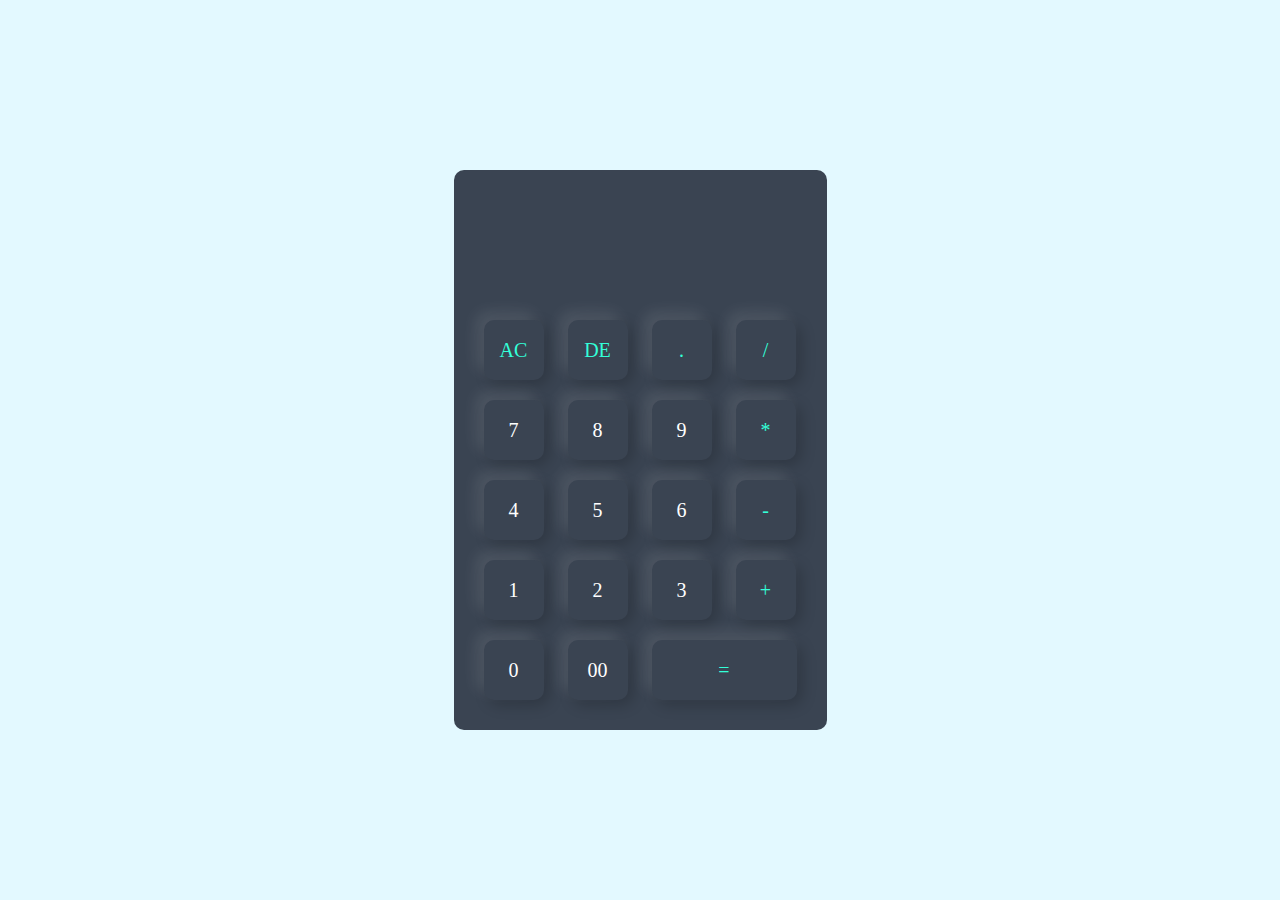
<file: Project1(Basic Calculator)/index.html>
<!DOCTYPE html>
<html lang="en">
<head>
    <meta charset="UTF-8">
    <meta name="viewport" content="width=device-width, initial-scale=1.0">
    <title>Calculator using JavaScript</title>
    <link rel="stylesheet" href="styles.css">
</head>
<body>
    <div class="container">
        <div class="calculator">
            <form>
                <div class="display">
                    <input type="text" name="display">
                </div>
                <div>
                    <input type="button" value="AC" onclick="display.value = ''" class="operator">
                    <input type="button" value="DE" onclick="display.value = display.value.toString().slice(0,-1)" class="operator">
                    <input type="button" value="."  onclick="display.value += '.'" class="operator">
                    <input type="button" value="/"  onclick="display.value += '/'" class="operator">
                </div>
                <div>
                    <input type="button" value="7"  onclick="display.value += '7'">
                    <input type="button" value="8" onclick="display.value += '8'">
                    <input type="button" value="9" onclick="display.value += '9'">
                    <input type="button" value="*" onclick="display.value += '*'" class="operator">
                </div>
                <div>
                    <input type="button" value="4" onclick="display.value += '4'">
                    <input type="button" value="5" onclick="display.value += '5'">
                    <input type="button" value="6" onclick="display.value += '6'">
                    <input type="button" value="-" onclick="display.value += '-'" class="operator">
                </div>
                <div>
                    <input type="button" value="1" onclick="display.value += '1'">
                    <input type="button" value="2" onclick="display.value += '2'">
                    <input type="button" value="3" onclick="display.value += '3'">
                    <input type="button" value="+" onclick="display.value += '+'" class="operator">
                </div>
                <div>
                    <input type="button" value="0" onclick="display.value += '0'">
                    <input type="button" value="00" onclick="display.value += '00'">
                    <input type="button" value="="  onclick="display.value = eval(display.value)" class="equal operator">
                </div>
                
            </form>
        </div>
    </div>
</body>
</html>
</file>
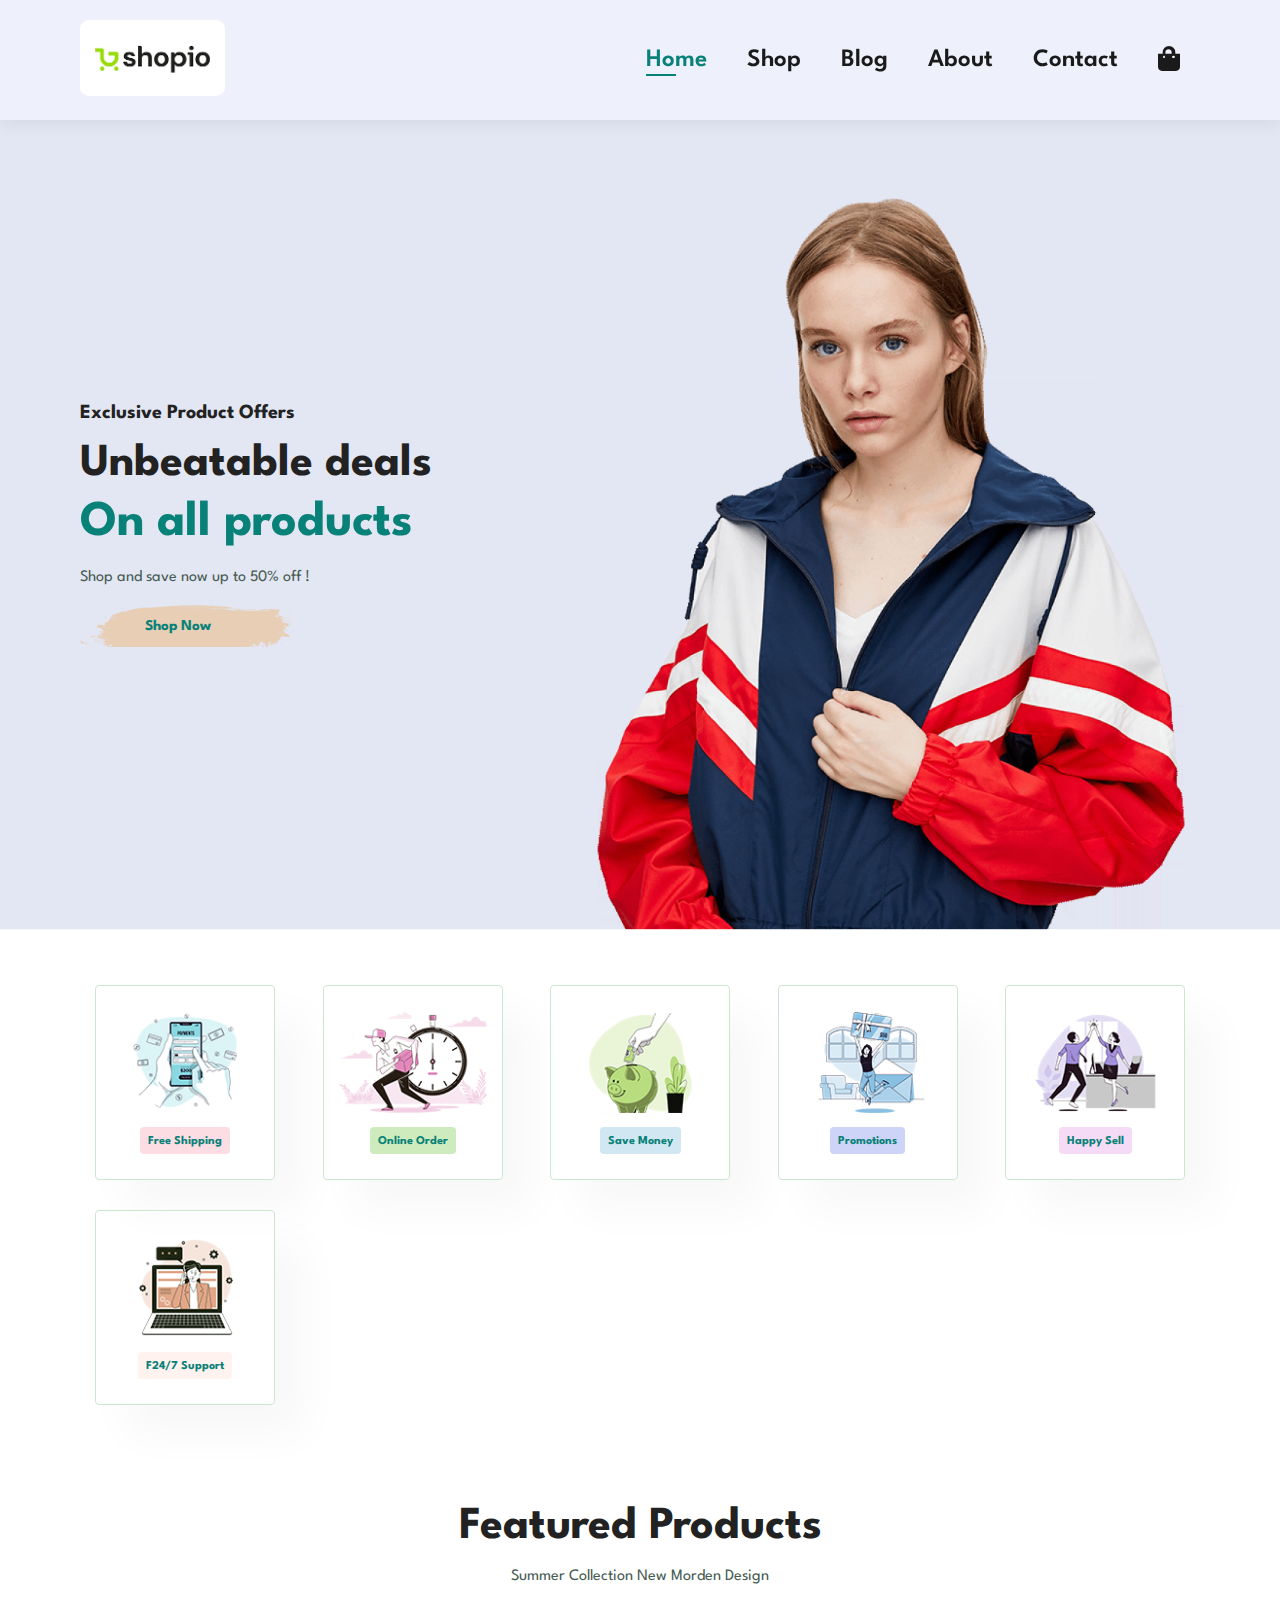
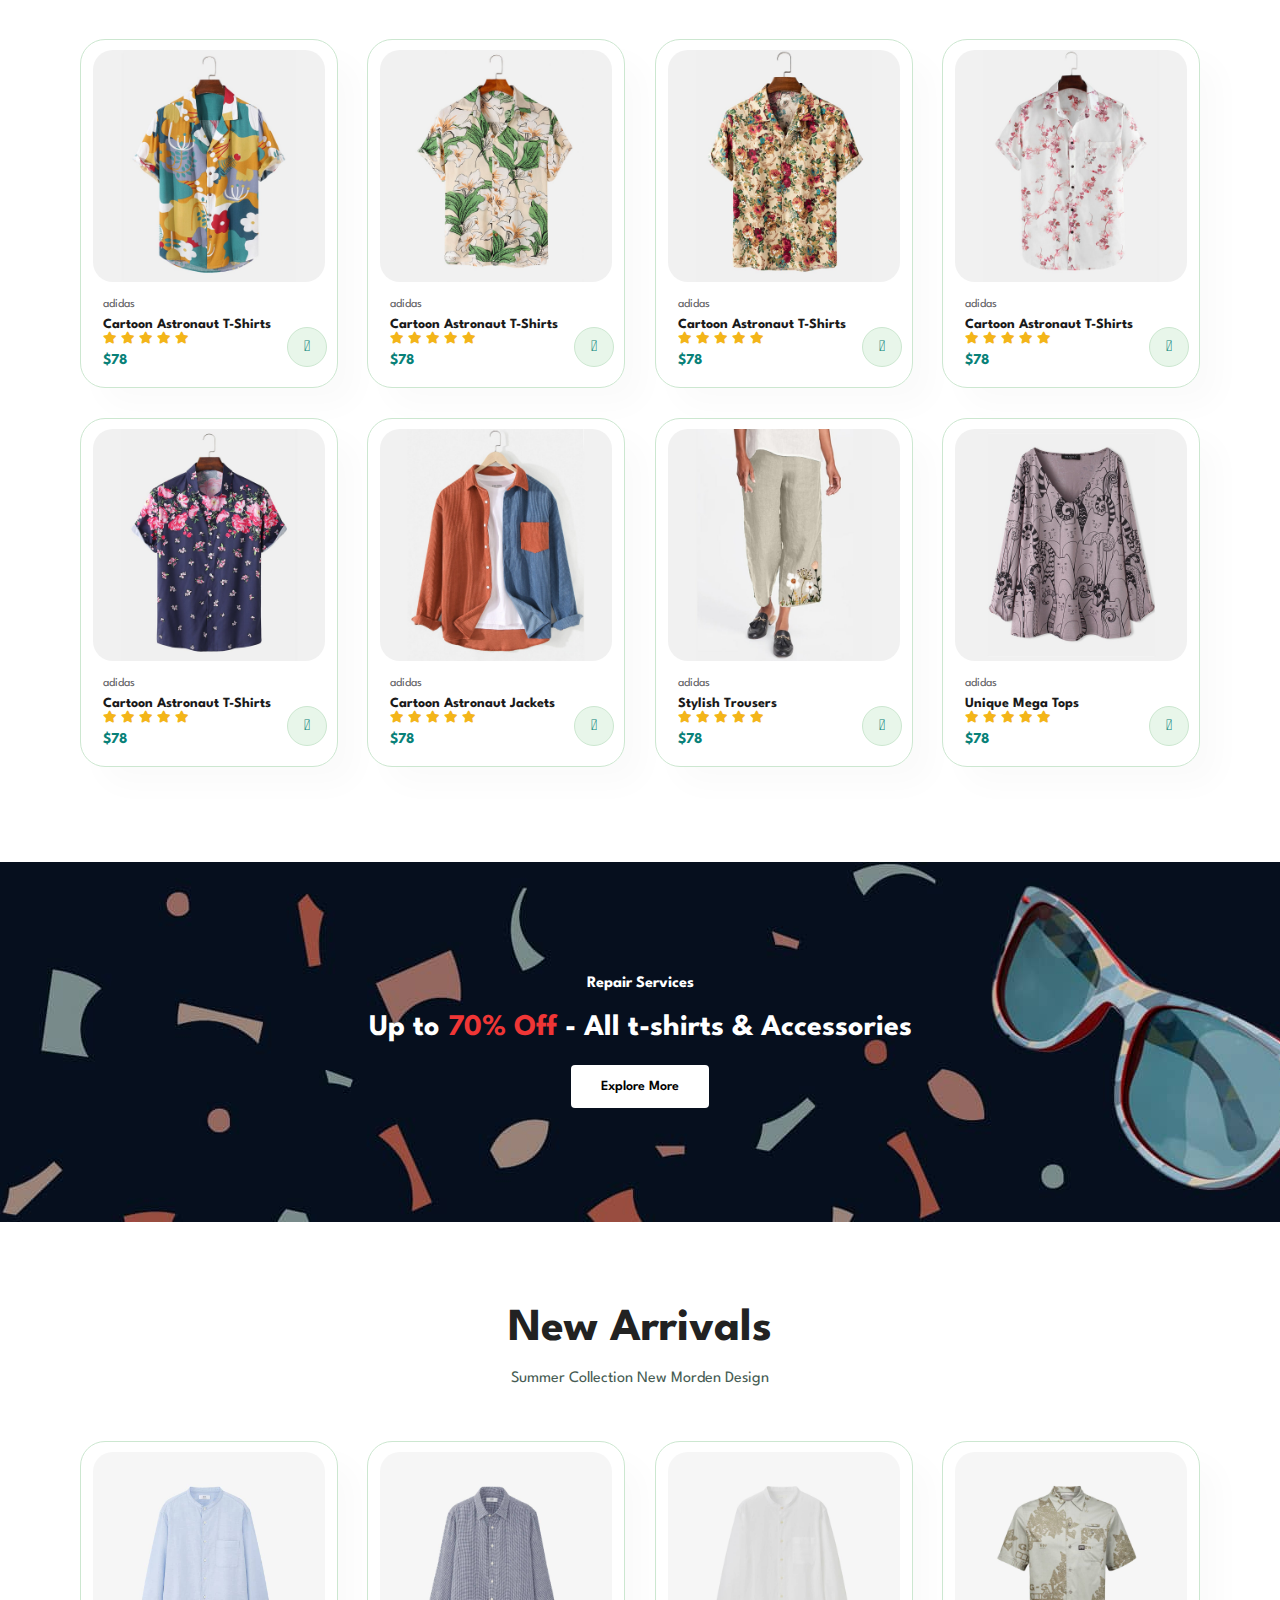
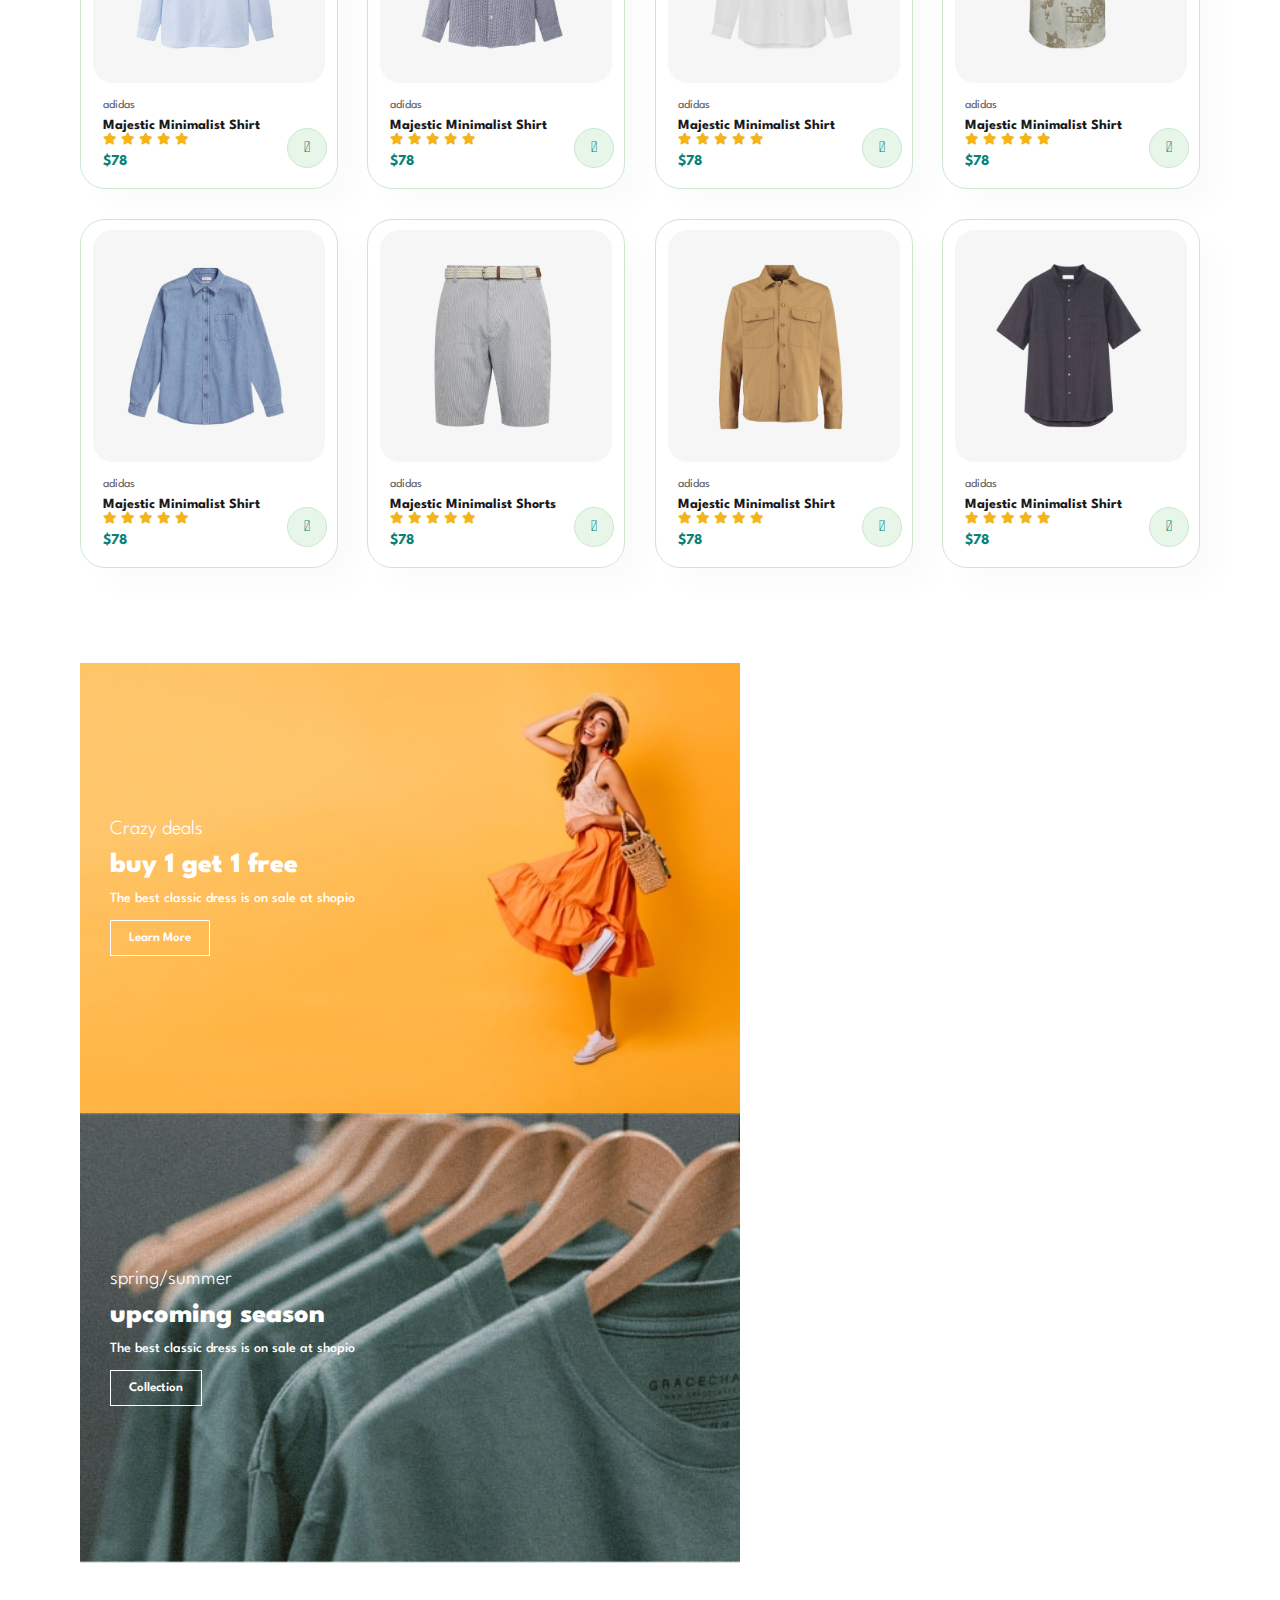
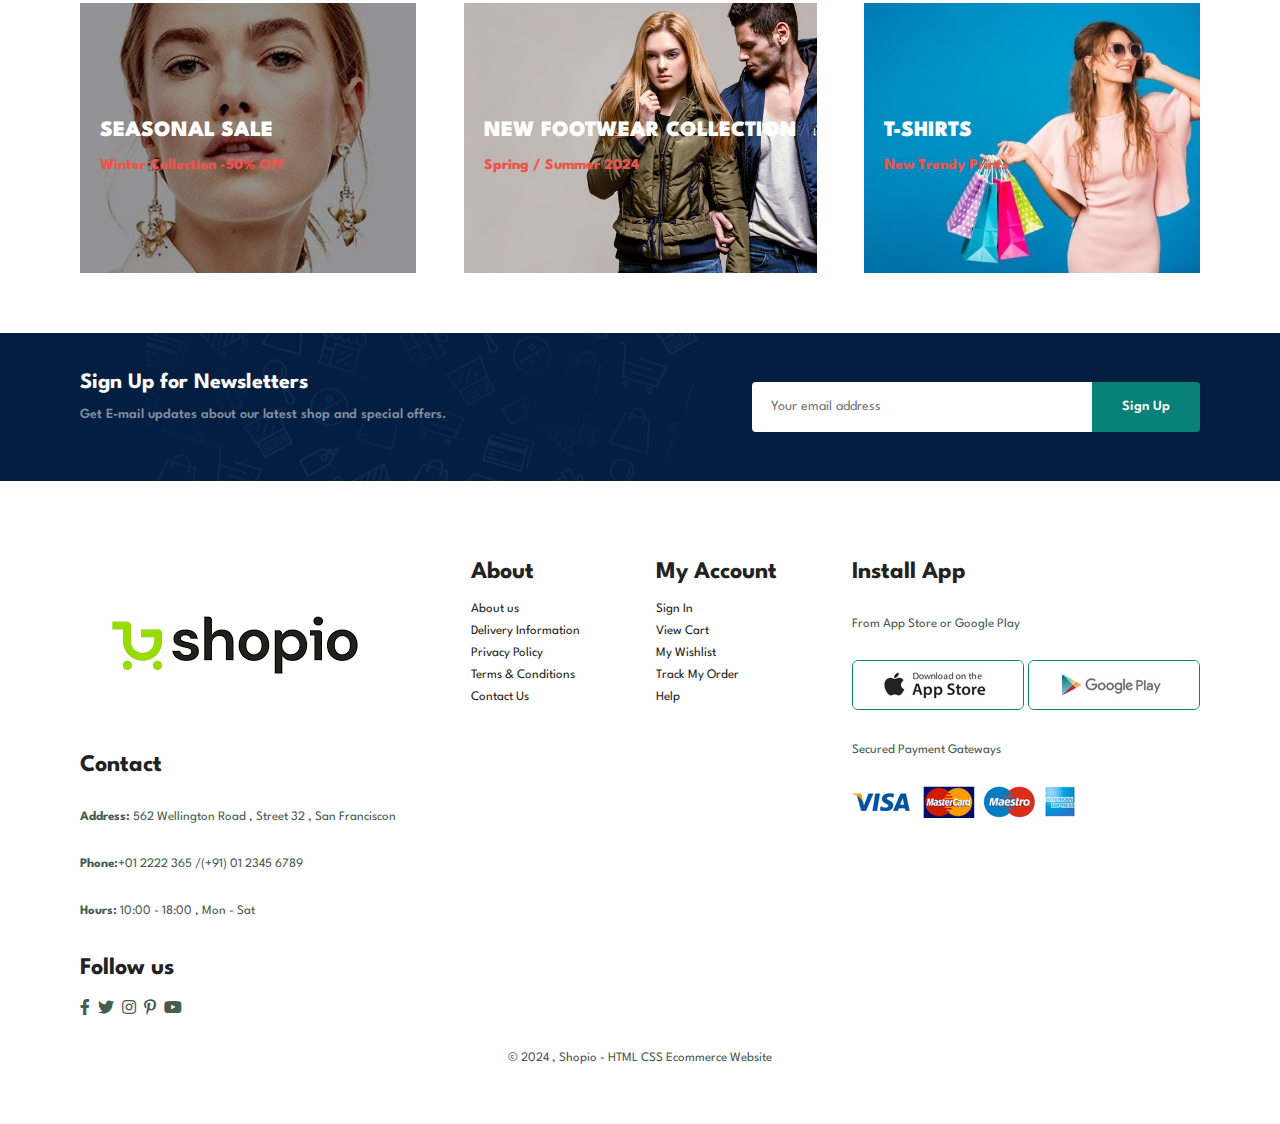
<file: Project2(Ecommerce website)/index.html>
<!DOCTYPE html>
<html lang="en">

    <head>
        <meta charset="UTF-8">
        <meta http-equiv="X-UA-Compatible" content="IE=edge">
        <meta name="viewport" content="width=device-width, initial-scale=1.0">
        <title>Ecommerce website</title>
        <link rel="stylesheet" href="https://pro.fontawesome.com/releases/v5.10.0/css/all.css" />
        <link rel="stylesheet" href="https://use.fontawesome.com/releases/v5.15.4/css/all.css"/>
        <link rel="stylesheet" href="style.css">
    </head>

    <body>

        <section id="header">
            <a href="#"><img src="img/website logo.png" alt="" class="logo"></a>

            <div>
                <ul id="navbar">
                    <li><a href="index.html" class="active">Home</a></li>
                    <li><a href="shop.html">Shop</a></li>
                    <li><a href="blog.html">Blog</a></li>
                    <li><a href="about.html">About</a></li>
                    <li><a href="contact.html">Contact</a></li>
                    <li id="lg-bag"><a href="cart.html"><i class="fa fa-shopping-bag" aria-hidden="true"></i></a></li>
                    <a href="#" id="close"><i class="far fa-times"></i></a>
                </ul>
            </div>
            <div id="mobile">
                <a href="cart.html"><i class="fa fa-shopping-bag" aria-hidden="true"></i></a>
                <i id="bar" class="fas fa-outdent"></i>
            </div>
        </section>
        
        <section id="hero">
            <h4>Exclusive Product Offers</h4>
            <h2>Unbeatable deals</h2>
            <h1>On all products</h1>
            <p>Shop and save now up to 50% off !</p>
            <button>Shop Now</button>
        </section>

        <section id="feature" class="section-p1">
            <div class="fe-box">
                <img src="img/Feature/f1.png" alt="">
                <h6>Free Shipping</h6>
            </div>
            <div class="fe-box">
                <img src="img/Feature/f2.png" alt="">
                <h6>Online Order</h6>
            </div>
            <div class="fe-box">
                <img src="img/Feature/f3.png" alt="">
                <h6>Save Money</h6>
            </div>
            <div class="fe-box">
                <img src="img/Feature/f4.png" alt="">
                <h6>Promotions</h6>
            </div>
            <div class="fe-box">
                <img src="img/Feature/f5.png" alt="">
                <h6>Happy Sell</h6>
            </div>
            <div class="fe-box">
                <img src="img/Feature/f6.png" alt="">
                <h6>F24/7 Support</h6>
            </div>
        </section>

        <section id="product1" class="section-p1">
            <h2>Featured Products</h2>
            <p>Summer Collection New Morden Design</p>
            <div class="pro-container">
                <div class="pro">
                    <img src="img/Product/f1.jpg" alt="">
                    <div class="des">
                        <span>adidas</span>
                        <h5>Cartoon Astronaut T-Shirts</h5>
                        <div class="star">
                            <i class="fas fa-star"></i>
                            <i class="fas fa-star"></i>
                            <i class="fas fa-star"></i>
                            <i class="fas fa-star"></i>
                            <i class="fas fa-star"></i>
                        </div>
                        <h4>$78</h4>
                    </div>
                    <a href="#"><i class="fal fa-shopping-cart cart"></i></a>
                </div>

                <div class="pro">
                    <img src="img/Product/f2.jpg" alt="">
                    <div class="des">
                        <span>adidas</span>
                        <h5>Cartoon Astronaut T-Shirts</h5>
                        <div class="star">
                            <i class="fas fa-star"></i>
                            <i class="fas fa-star"></i>
                            <i class="fas fa-star"></i>
                            <i class="fas fa-star"></i>
                            <i class="fas fa-star"></i>
                        </div>
                        <h4>$78</h4>
                    </div>
                    <a href="#"><i class="fal fa-shopping-cart cart"></i></a>
                </div>

                <div class="pro">
                    <img src="img/Product/f3.jpg" alt="">
                    <div class="des">
                        <span>adidas</span>
                        <h5>Cartoon Astronaut T-Shirts</h5>
                        <div class="star">
                            <i class="fas fa-star"></i>
                            <i class="fas fa-star"></i>
                            <i class="fas fa-star"></i>
                            <i class="fas fa-star"></i>
                            <i class="fas fa-star"></i>
                        </div>
                        <h4>$78</h4>
                    </div>
                    <a href="#"><i class="fal fa-shopping-cart cart"></i></a>
                </div>

                <div class="pro">
                    <img src="img/Product/f4.jpg" alt="">
                    <div class="des">
                        <span>adidas</span>
                        <h5>Cartoon Astronaut T-Shirts</h5>
                        <div class="star">
                            <i class="fas fa-star"></i>
                            <i class="fas fa-star"></i>
                            <i class="fas fa-star"></i>
                            <i class="fas fa-star"></i>
                            <i class="fas fa-star"></i>
                        </div>
                        <h4>$78</h4>
                    </div>
                    <a href="#"><i class="fal fa-shopping-cart cart"></i></a>
                </div>

                <div class="pro">
                    <img src="img/Product/f5.jpg" alt="">
                    <div class="des">
                        <span>adidas</span>
                        <h5>Cartoon Astronaut T-Shirts</h5>
                        <div class="star">
                            <i class="fas fa-star"></i>
                            <i class="fas fa-star"></i>
                            <i class="fas fa-star"></i>
                            <i class="fas fa-star"></i>
                            <i class="fas fa-star"></i>
                        </div>
                        <h4>$78</h4>
                    </div>
                    <a href="#"><i class="fal fa-shopping-cart cart"></i></a>
                </div>

                <div class="pro">
                    <img src="img/Product/f6.jpg" alt="">
                    <div class="des">
                        <span>adidas</span>
                        <h5>Cartoon Astronaut Jackets</h5>
                        <div class="star">
                            <i class="fas fa-star"></i>
                            <i class="fas fa-star"></i>
                            <i class="fas fa-star"></i>
                            <i class="fas fa-star"></i>
                            <i class="fas fa-star"></i>
                        </div>
                        <h4>$78</h4>
                    </div>
                    <a href="#"><i class="fal fa-shopping-cart cart"></i></a>
                </div>

                <div class="pro">
                    <img src="img/Product/f7.jpg" alt="">
                    <div class="des">
                        <span>adidas</span>
                        <h5>Stylish Trousers</h5>
                        <div class="star">
                            <i class="fas fa-star"></i>
                            <i class="fas fa-star"></i>
                            <i class="fas fa-star"></i>
                            <i class="fas fa-star"></i>
                            <i class="fas fa-star"></i>
                        </div>
                        <h4>$78</h4>
                    </div>
                    <a href="#"><i class="fal fa-shopping-cart cart"></i></a>
                </div>

                <div class="pro">
                    <img src="img/Product/f8.jpg" alt="">
                    <div class="des">
                        <span>adidas</span>
                        <h5>Unique Mega Tops</h5>
                        <div class="star">
                            <i class="fas fa-star"></i>
                            <i class="fas fa-star"></i>
                            <i class="fas fa-star"></i>
                            <i class="fas fa-star"></i>
                            <i class="fas fa-star"></i>
                        </div>
                        <h4>$78</h4>
                    </div>
                    <a href="#"><i class="fal fa-shopping-cart cart"></i></a>
                </div>

            </div>
        </section>

        <section id="banner" class="section-m1">
            <h4>Repair Services</h4>
            <h2>Up to <span>70% Off</span> - All t-shirts & Accessories</h2>
            <button class="normal">Explore More</button>
        </section>

        <section id="product1" class="section-p1">
            <h2>New Arrivals</h2>
            <p>Summer Collection New Morden Design</p>
            <div class="pro-container">
                <div class="pro">
                    <img src="img/Product/n1.jpg" alt="">
                    <div class="des">
                        <span>adidas</span>
                        <h5>Majestic Minimalist Shirt</h5>
                        <div class="star">
                            <i class="fas fa-star"></i>
                            <i class="fas fa-star"></i>
                            <i class="fas fa-star"></i>
                            <i class="fas fa-star"></i>
                            <i class="fas fa-star"></i>
                        </div>
                        <h4>$78</h4>
                    </div>
                    <a href="#"><i class="fal fa-shopping-cart cart"></i></a>
                </div>

                <div class="pro">
                    <img src="img/Product/n2.jpg" alt="">
                    <div class="des">
                        <span>adidas</span>
                        <h5>Majestic Minimalist Shirt</h5>
                        <div class="star">
                            <i class="fas fa-star"></i>
                            <i class="fas fa-star"></i>
                            <i class="fas fa-star"></i>
                            <i class="fas fa-star"></i>
                            <i class="fas fa-star"></i>
                        </div>
                        <h4>$78</h4>
                    </div>
                    <a href="#"><i class="fal fa-shopping-cart cart"></i></a>
                </div>

                <div class="pro">
                    <img src="img/Product/n3.jpg" alt="">
                    <div class="des">
                        <span>adidas</span>
                        <h5>Majestic Minimalist Shirt</h5>
                        <div class="star">
                            <i class="fas fa-star"></i>
                            <i class="fas fa-star"></i>
                            <i class="fas fa-star"></i>
                            <i class="fas fa-star"></i>
                            <i class="fas fa-star"></i>
                        </div>
                        <h4>$78</h4>
                    </div>
                    <a href="#"><i class="fal fa-shopping-cart cart"></i></a>
                </div>

                <div class="pro">
                    <img src="img/Product/n4.jpg" alt="">
                    <div class="des">
                        <span>adidas</span>
                        <h5>Majestic Minimalist Shirt</h5>
                        <div class="star">
                            <i class="fas fa-star"></i>
                            <i class="fas fa-star"></i>
                            <i class="fas fa-star"></i>
                            <i class="fas fa-star"></i>
                            <i class="fas fa-star"></i>
                        </div>
                        <h4>$78</h4>
                    </div>
                    <a href="#"><i class="fal fa-shopping-cart cart"></i></a>
                </div>

                <div class="pro">
                    <img src="img/Product/n5.jpg" alt="">
                    <div class="des">
                        <span>adidas</span>
                        <h5>Majestic Minimalist Shirt</h5>
                        <div class="star">
                            <i class="fas fa-star"></i>
                            <i class="fas fa-star"></i>
                            <i class="fas fa-star"></i>
                            <i class="fas fa-star"></i>
                            <i class="fas fa-star"></i>
                        </div>
                        <h4>$78</h4>
                    </div>
                    <a href="#"><i class="fal fa-shopping-cart cart"></i></a>
                </div>

                <div class="pro">
                    <img src="img/Product/n6.jpg" alt="">
                    <div class="des">
                        <span>adidas</span>
                        <h5>Majestic Minimalist Shorts</h5>
                        <div class="star">
                            <i class="fas fa-star"></i>
                            <i class="fas fa-star"></i>
                            <i class="fas fa-star"></i>
                            <i class="fas fa-star"></i>
                            <i class="fas fa-star"></i>
                        </div>
                        <h4>$78</h4>
                    </div>
                    <a href="#"><i class="fal fa-shopping-cart cart"></i></a>
                </div>

                <div class="pro">
                    <img src="img/Product/n7.jpg" alt="">
                    <div class="des">
                        <span>adidas</span>
                        <h5>Majestic Minimalist Shirt</h5>
                        <div class="star">
                            <i class="fas fa-star"></i>
                            <i class="fas fa-star"></i>
                            <i class="fas fa-star"></i>
                            <i class="fas fa-star"></i>
                            <i class="fas fa-star"></i>
                        </div>
                        <h4>$78</h4>
                    </div>
                    <a href="#"><i class="fal fa-shopping-cart cart"></i></a>
                </div>

                <div class="pro">
                    <img src="img/Product/n8.jpg" alt="">
                    <div class="des">
                        <span>adidas</span>
                        <h5>Majestic Minimalist Shirt</h5>
                        <div class="star">
                            <i class="fas fa-star"></i>
                            <i class="fas fa-star"></i>
                            <i class="fas fa-star"></i>
                            <i class="fas fa-star"></i>
                            <i class="fas fa-star"></i>
                        </div>
                        <h4>$78</h4>
                    </div>
                    <a href="#"><i class="fal fa-shopping-cart cart"></i></a>
                </div>

            </div>
        </section>

        <section id="sm-banner" class="section-p1">
            <div class="banner-box">
             <h4>Crazy deals</h4>
             <h2>buy 1 get 1 free</h2>
             <span>The best classic dress is on sale at shopio</span>
             <button class="white">Learn More</button>
            </div>

            <div class="banner-box banner-box2">
                <h4>spring/summer</h4>
                <h2>upcoming season</h2>
                <span>The best classic dress is on sale at shopio</span>
                <button class="white">Collection</button>
            </div>

        </section>

        <section id="banner3">
            <div class="banner-box">
                <h2>SEASONAL SALE</h2>
                <h3>Winter Collection -50% OFF</h3>
            </div>
            <div class="banner-box banner-box2">
                <h2>NEW FOOTWEAR COLLECTION</h2>
                <h3>Spring / Summer 2024</h3>
            </div>
            <div class="banner-box banner-box3">
                <h2>T-SHIRTS</h2>
                <h3>New Trendy Prints</h3>
            </div>
        </section>

        <section id="newsletter" class="section-p1 section-m1">
            <div class="newstext">
                <h4>Sign Up for Newsletters</h4>
                <p>Get E-mail updates about our latest shop and <span>special offers.</span></p>
            </div>
            <div class="form">
              <input type="text" placeholder="Your email address">
              <button class="normal">Sign Up</button>
            </div>
        </section>

        <footer class="section-p1">
            <div class="col">
                <img class="logo" src="img/website logo.png" alt="">
                <h4>Contact</h4>
                <p><strong>Address:</strong> 562 Wellington Road , Street 32 , San Franciscon</p>
                <p><strong>Phone:</strong>+01 2222 365 /(+91) 01 2345 6789</p>
                <p><strong>Hours:</strong> 10:00 - 18:00 , Mon - Sat</p>
                <div class="follow">
                    <h4>Follow us</h4>
                    <div class="icon">
                        <i class="fab fa-facebook-f"></i>
                        <i class="fab fa-twitter"></i>
                        <i class="fab fa-instagram"></i>
                        <i class="fab fa-pinterest-p"></i>
                        <i class="fab fa-youtube"></i>
                    </div>
                </div>
            </div>

            <div class="col">
                 <h4>About</h4>
                 <a href="#">About us</a>
                 <a href="#">Delivery Information</a>
                 <a href="#">Privacy Policy</a>
                 <a href="#">Terms & Conditions</a>
                 <a href="#">Contact Us</a>
            </div>

            <div class="col">
                <h4>My Account</h4>
                <a href="#">Sign In</a>
                <a href="#">View Cart</a>
                <a href="#">My Wishlist</a>
                <a href="#">Track My Order</a>
                <a href="#">Help</a>
           </div>

           <div class="col install">
              <h4>Install App</h4>
              <p>From App Store or Google Play</p>
              <div class="row">
                <img src="img/Pay/app.jpg" alt="">
                <img src="img/Pay/play.jpg" alt="">
              </div>
              <p>Secured Payment Gateways</p>
              <img src="img/Pay/pay.png" alt="">
           </div>

           <div class="copyright">
            <p>&copy; 2024 , Shopio - HTML CSS Ecommerce Website </p>
           </div>
        </footer>
        

        <script src="script.js"></script>
    </body>

</html>
</file>
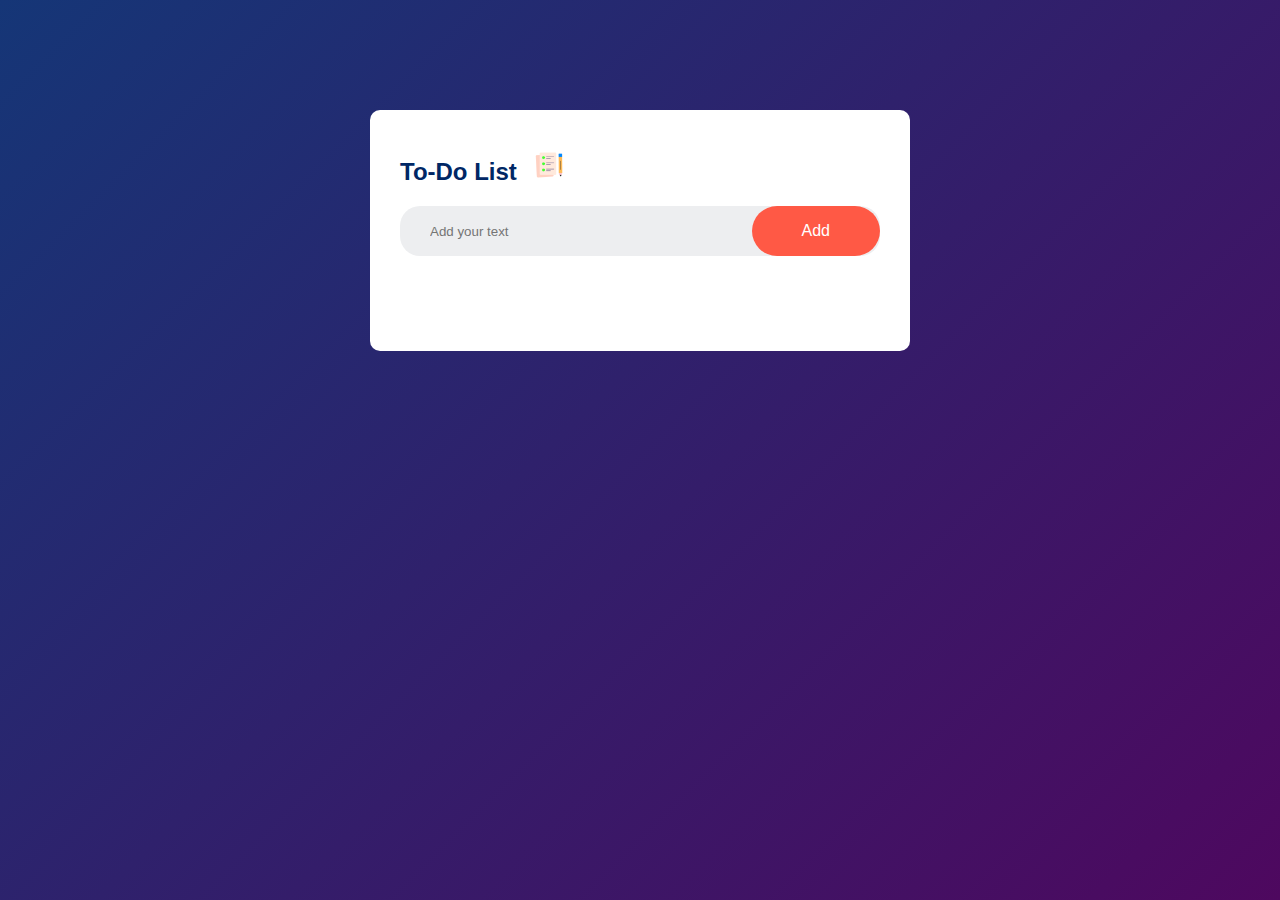
<file: Project3(To Do List)/index.html>
<!DOCTYPE html>
<html lang="en">
<head>
    <meta charset="UTF-8">
    <meta name="viewport" content="width=device-width, initial-scale=1.0">
    <title>To Do List</title>
    <link rel="stylesheet" href="style.css">
</head>
<body>
    <div class="container">
        <div class="todo-app">
            <h2>To-Do List <img src="image/image/icon.png" ></h2>
            
            <div class="row">
                <input type="text" id="input-box" placeholder="Add your text">
                <button onclick="addTask()">Add</button>
            </div>

            <ul id="list-container">
                <!-- <li class="checked">Task 1</li>
                <li>Task 2</li>
                <li>Task 3</li> -->
            </ul>
        </div>
    </div>

    <script src="script.js">
    </script>
</body>
</html>
</file>
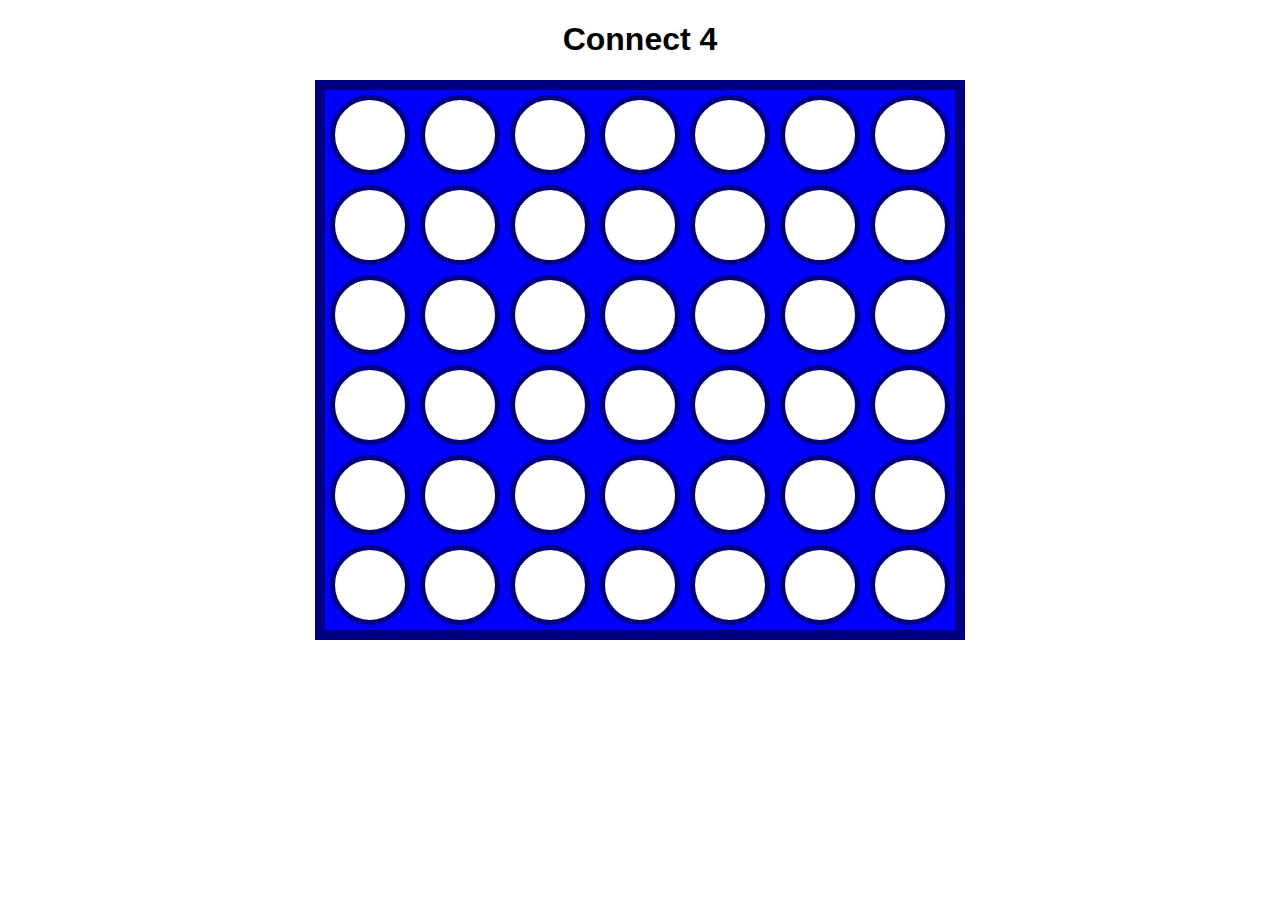
<file: Project4(Connect 4 Game)/index.html>
<!DOCTYPE html>
<html lang="en">
<head>
    <meta charset="UTF-8">
    <meta http-equiv="X-UA-Compatible" content="IE=edge">
    <meta name="viewport" content="width=device-width, initial-scale=1.0, user-scalable=no">
    <title>Connect 4</title>
    <link rel="stylesheet" href="connect.css">
    <script src="connect.js"></script>
</head>
<body>
    <h1>Connect 4</h1>
    <h2 id="winner"></h2>
    <div id="board"></div>
</body>
</html>
</file>
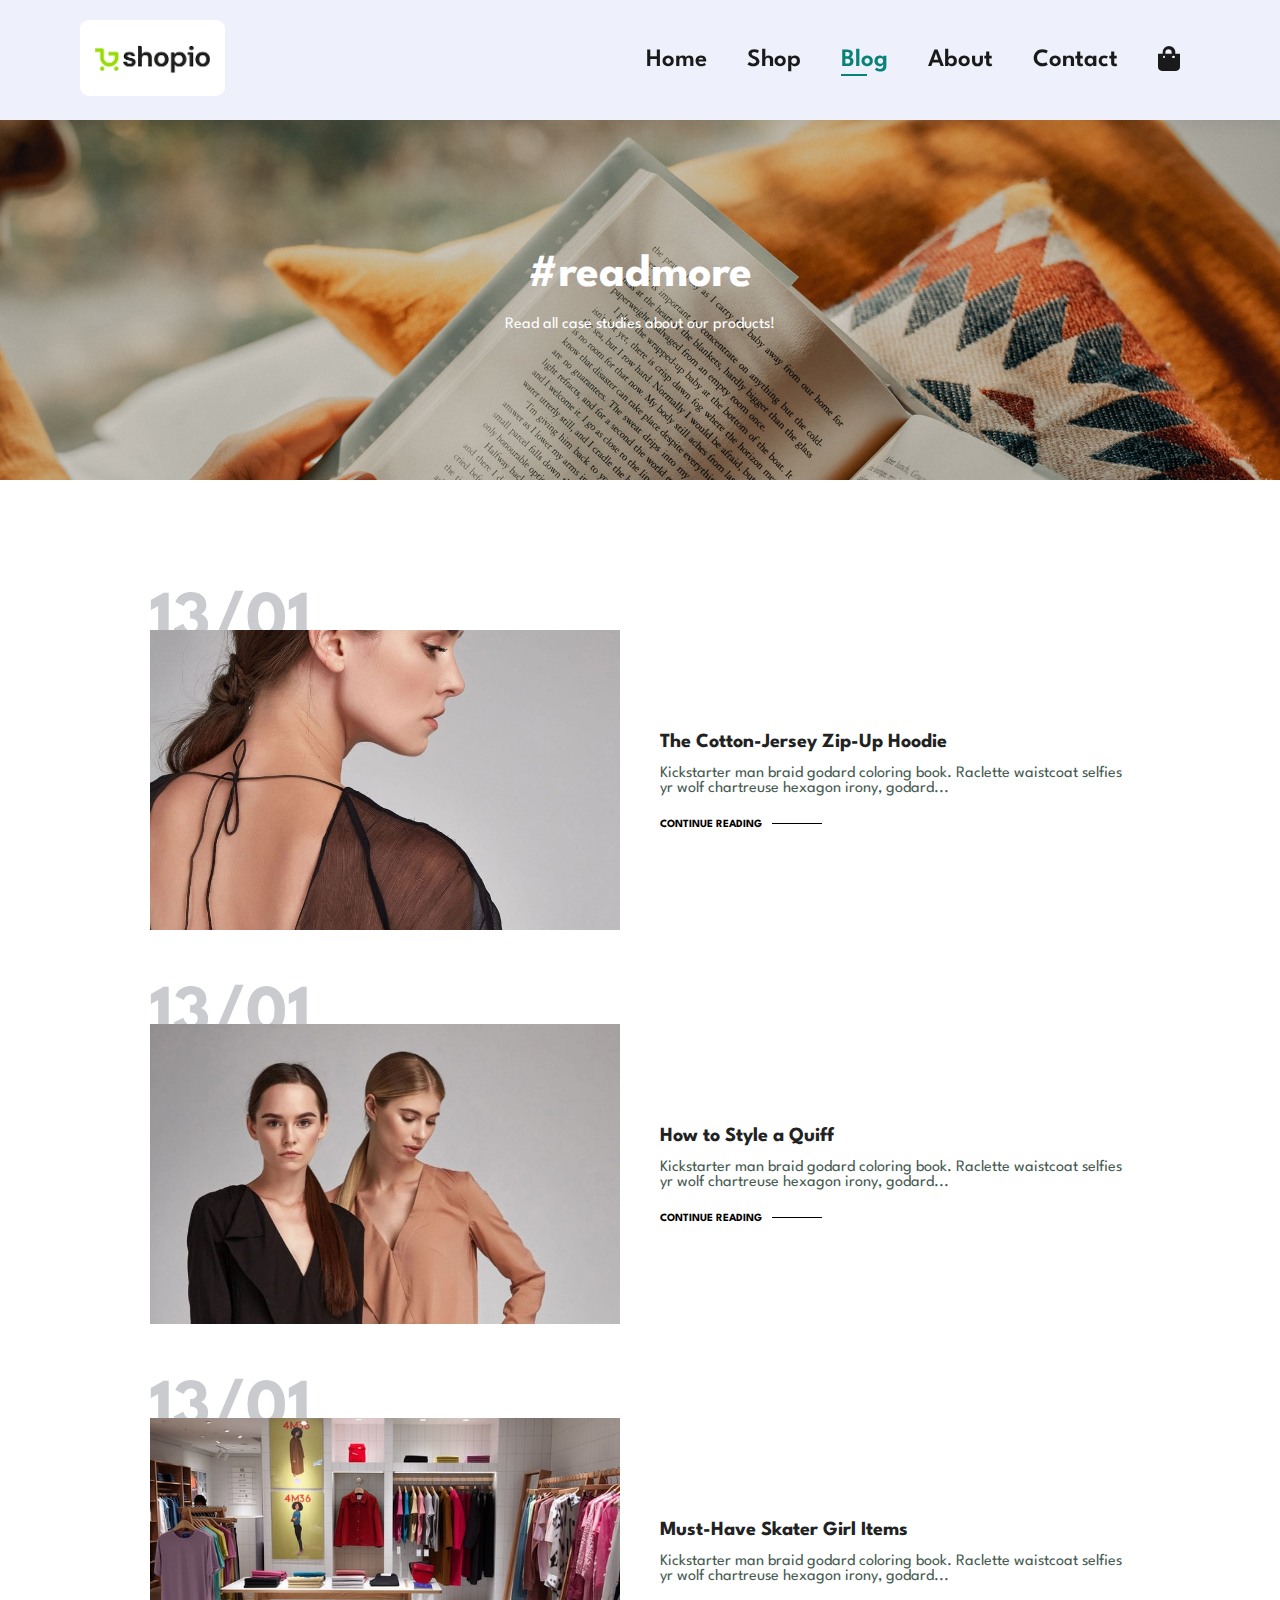
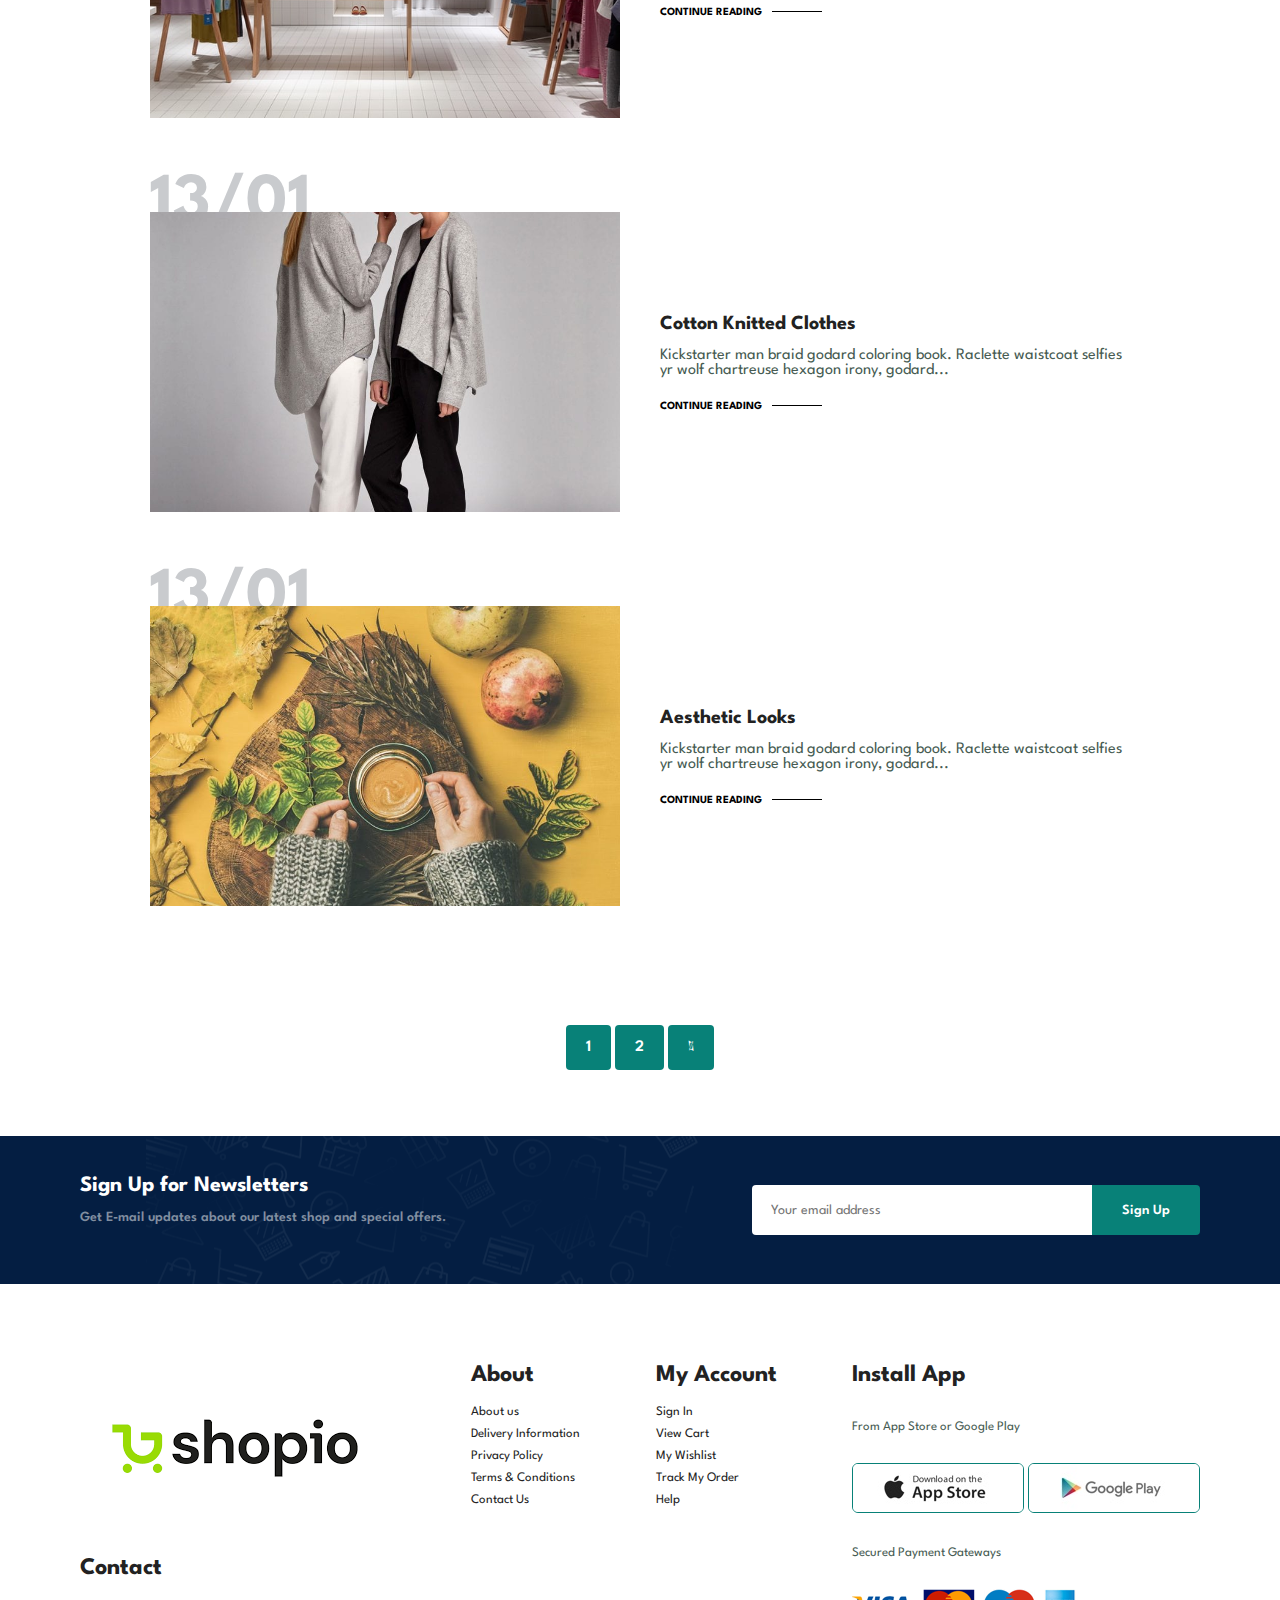
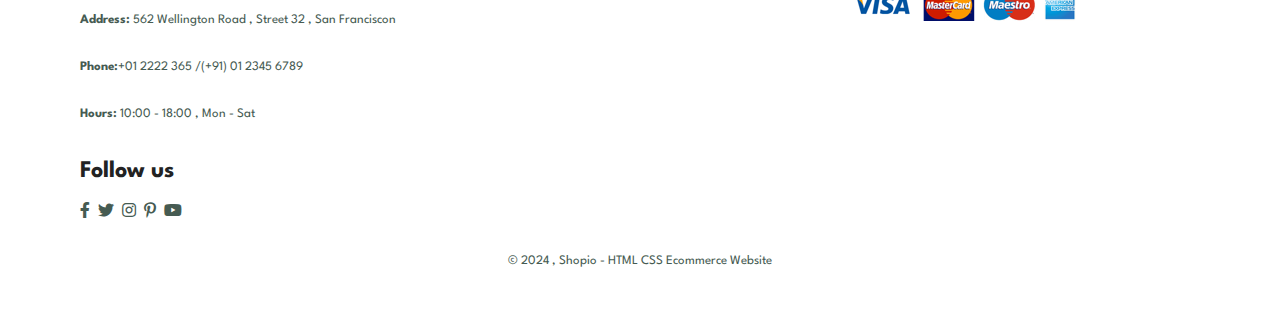
<file: Project2(Ecommerce website)/blog.html>
<!DOCTYPE html>
<html lang="en">

    <head>
        <meta charset="UTF-8">
        <meta http-equiv="X-UA-Compatible" content="IE=edge">
        <meta name="viewport" content="width=device-width, initial-scale=1.0">
        <title>Ecommerce website</title>
        <link rel="stylesheet" href="https://pro.fontawesome.com/releases/v5.10.0/css/all.css" />
        <link rel="stylesheet" href="https://use.fontawesome.com/releases/v5.15.4/css/all.css"/>
        <link rel="stylesheet" href="style.css">
    </head>

    <body>

        <section id="header">
            <a href="#"><img src="img/website logo.png" alt="" class="logo"></a>

            <div>
                <ul id="navbar">
                    <li><a href="index.html">Home</a></li>
                    <li><a href="shop.html">Shop</a></li>
                    <li><a href="blog.html" class="active">Blog</a></li>
                    <li><a href="about.html">About</a></li>
                    <li><a href="contact.html">Contact</a></li>
                    <li id="lg-bag"><a href="cart.html"><i class="fa fa-shopping-bag" aria-hidden="true"></i></a></li>
                    <a href="#" id="close"><i class="far fa-times"></i></a>
                </ul>
            </div>
            <div id="mobile">
                <a href="cart.html"><i class="fa fa-shopping-bag" aria-hidden="true"></i></a>
                <i id="bar" class="fas fa-outdent"></i>
            </div>
        </section>
        
        <section id="page-header" class="blog-header">
            <h2>#readmore</h2>
            <p>Read all case studies about our products!</p>
        </section>

        <section id="blog">
            <div class="blog-box">
                <div class="blog-img">
                   <img src="img/Blog/b1.jpg" alt="">
                </div>
                <div class="blog-details">
                   <h4>The Cotton-Jersey Zip-Up Hoodie</h4>
                   <p>Kickstarter man braid godard coloring book. Raclette waistcoat selfies yr wolf chartreuse hexagon irony, godard...</p>
                   <a href="#">CONTINUE READING</a>
                </div>
                <h1>13/01</h1>
            </div>
    
            <div class="blog-box">
                <div class="blog-img">
                   <img src="img/Blog/b2.jpg" alt="">
                </div>
                <div class="blog-details">
                   <h4>How to Style a Quiff</h4>
                   <p>Kickstarter man braid godard coloring book. Raclette waistcoat selfies yr wolf chartreuse hexagon irony, godard...</p>
                   <a href="#">CONTINUE READING</a>
                </div>
                <h1>13/01</h1>
            </div>
    
            <div class="blog-box">
                <div class="blog-img">
                   <img src="img/Blog/b3.jpg" alt="">
                </div>
                <div class="blog-details">
                   <h4>Must-Have Skater Girl Items</h4>
                   <p>Kickstarter man braid godard coloring book. Raclette waistcoat selfies yr wolf chartreuse hexagon irony, godard...</p>
                   <a href="#">CONTINUE READING</a>
                </div>
                <h1>13/01</h1>
            </div>
    
            <div class="blog-box">
                <div class="blog-img">
                   <img src="img/Blog/b4.jpg" alt="">
                </div>
                <div class="blog-details">
                   <h4>Cotton Knitted Clothes</h4>
                   <p>Kickstarter man braid godard coloring book. Raclette waistcoat selfies yr wolf chartreuse hexagon irony, godard...</p>
                   <a href="#">CONTINUE READING</a>
                </div>
                <h1>13/01</h1>
            </div>
    
            <div class="blog-box">
                <div class="blog-img">
                   <img src="img/Blog/b6.jpg" alt="">
                </div>
                <div class="blog-details">
                   <h4>Aesthetic Looks</h4>
                   <p>Kickstarter man braid godard coloring book. Raclette waistcoat selfies yr wolf chartreuse hexagon irony, godard...</p>
                   <a href="#">CONTINUE READING</a>
                </div>
                <h1>13/01</h1>
            </div>
            
        </section>
    

        <section id="pagination" class="section-p1">
            <a href="#">1</a>
            <a href="#">2</a>
            <a href="#"><i class="fal fa-long-arrow-alt-right"></i></a>
        </section>

        <section id="newsletter" class="section-p1 section-m1">
            <div class="newstext">
                <h4>Sign Up for Newsletters</h4>
                <p>Get E-mail updates about our latest shop and <span>special offers.</span></p>
            </div>
            <div class="form">
              <input type="text" placeholder="Your email address">
              <button class="normal">Sign Up</button>
            </div>
        </section>

        <footer class="section-p1">
            <div class="col">
                <img class="logo" src="img/website logo.png" alt="">
                <h4>Contact</h4>
                <p><strong>Address:</strong> 562 Wellington Road , Street 32 , San Franciscon</p>
                <p><strong>Phone:</strong>+01 2222 365 /(+91) 01 2345 6789</p>
                <p><strong>Hours:</strong> 10:00 - 18:00 , Mon - Sat</p>
                <div class="follow">
                    <h4>Follow us</h4>
                    <div class="icon">
                        <i class="fab fa-facebook-f"></i>
                        <i class="fab fa-twitter"></i>
                        <i class="fab fa-instagram"></i>
                        <i class="fab fa-pinterest-p"></i>
                        <i class="fab fa-youtube"></i>
                    </div>
                </div>
            </div>

            <div class="col">
                 <h4>About</h4>
                 <a href="#">About us</a>
                 <a href="#">Delivery Information</a>
                 <a href="#">Privacy Policy</a>
                 <a href="#">Terms & Conditions</a>
                 <a href="#">Contact Us</a>
            </div>

            <div class="col">
                <h4>My Account</h4>
                <a href="#">Sign In</a>
                <a href="#">View Cart</a>
                <a href="#">My Wishlist</a>
                <a href="#">Track My Order</a>
                <a href="#">Help</a>
           </div>

           <div class="col install">
              <h4>Install App</h4>
              <p>From App Store or Google Play</p>
              <div class="row">
                <img src="img/Pay/app.jpg" alt="">
                <img src="img/Pay/play.jpg" alt="">
              </div>
              <p>Secured Payment Gateways</p>
              <img src="img/Pay/pay.png" alt="">
           </div>

           <div class="copyright">
            <p>&copy; 2024 , Shopio - HTML CSS Ecommerce Website </p>
           </div>
        </footer>
        

        <script src="script.js"></script>
    </body>

</html>
</file>
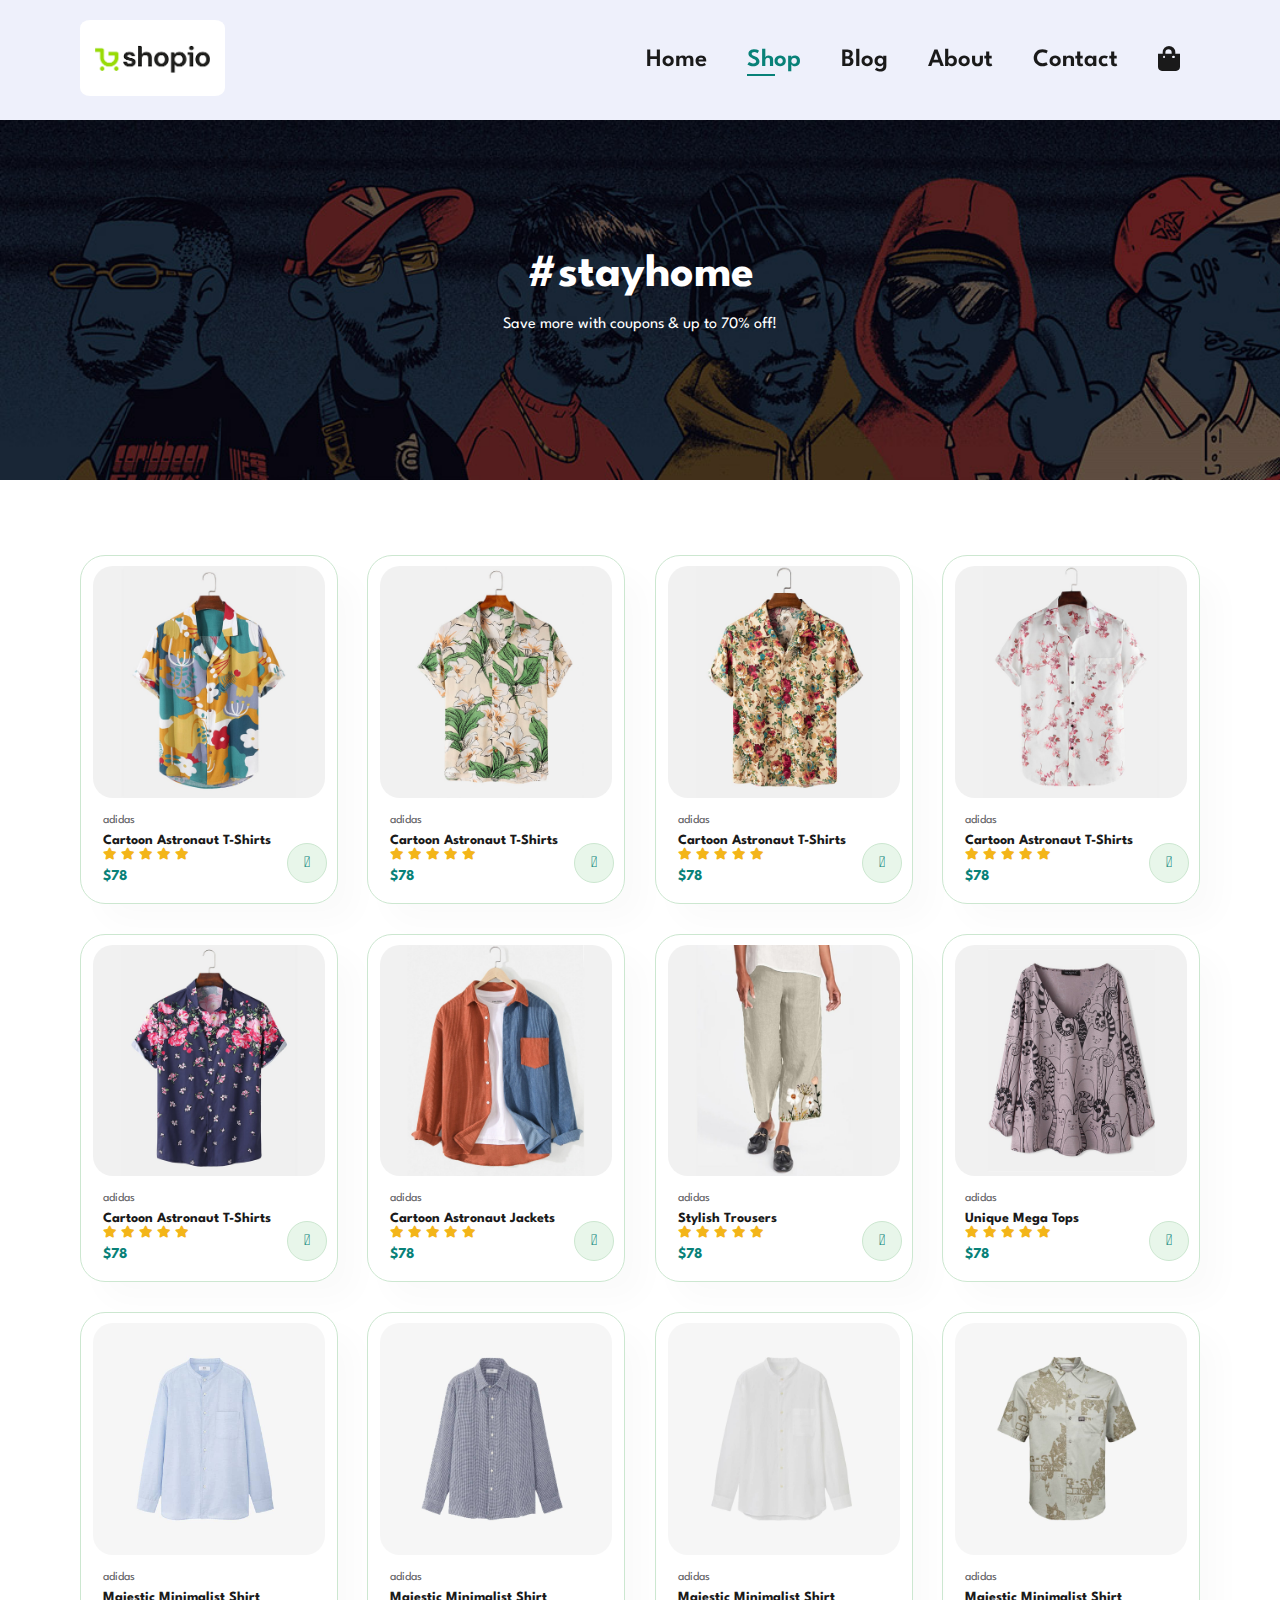
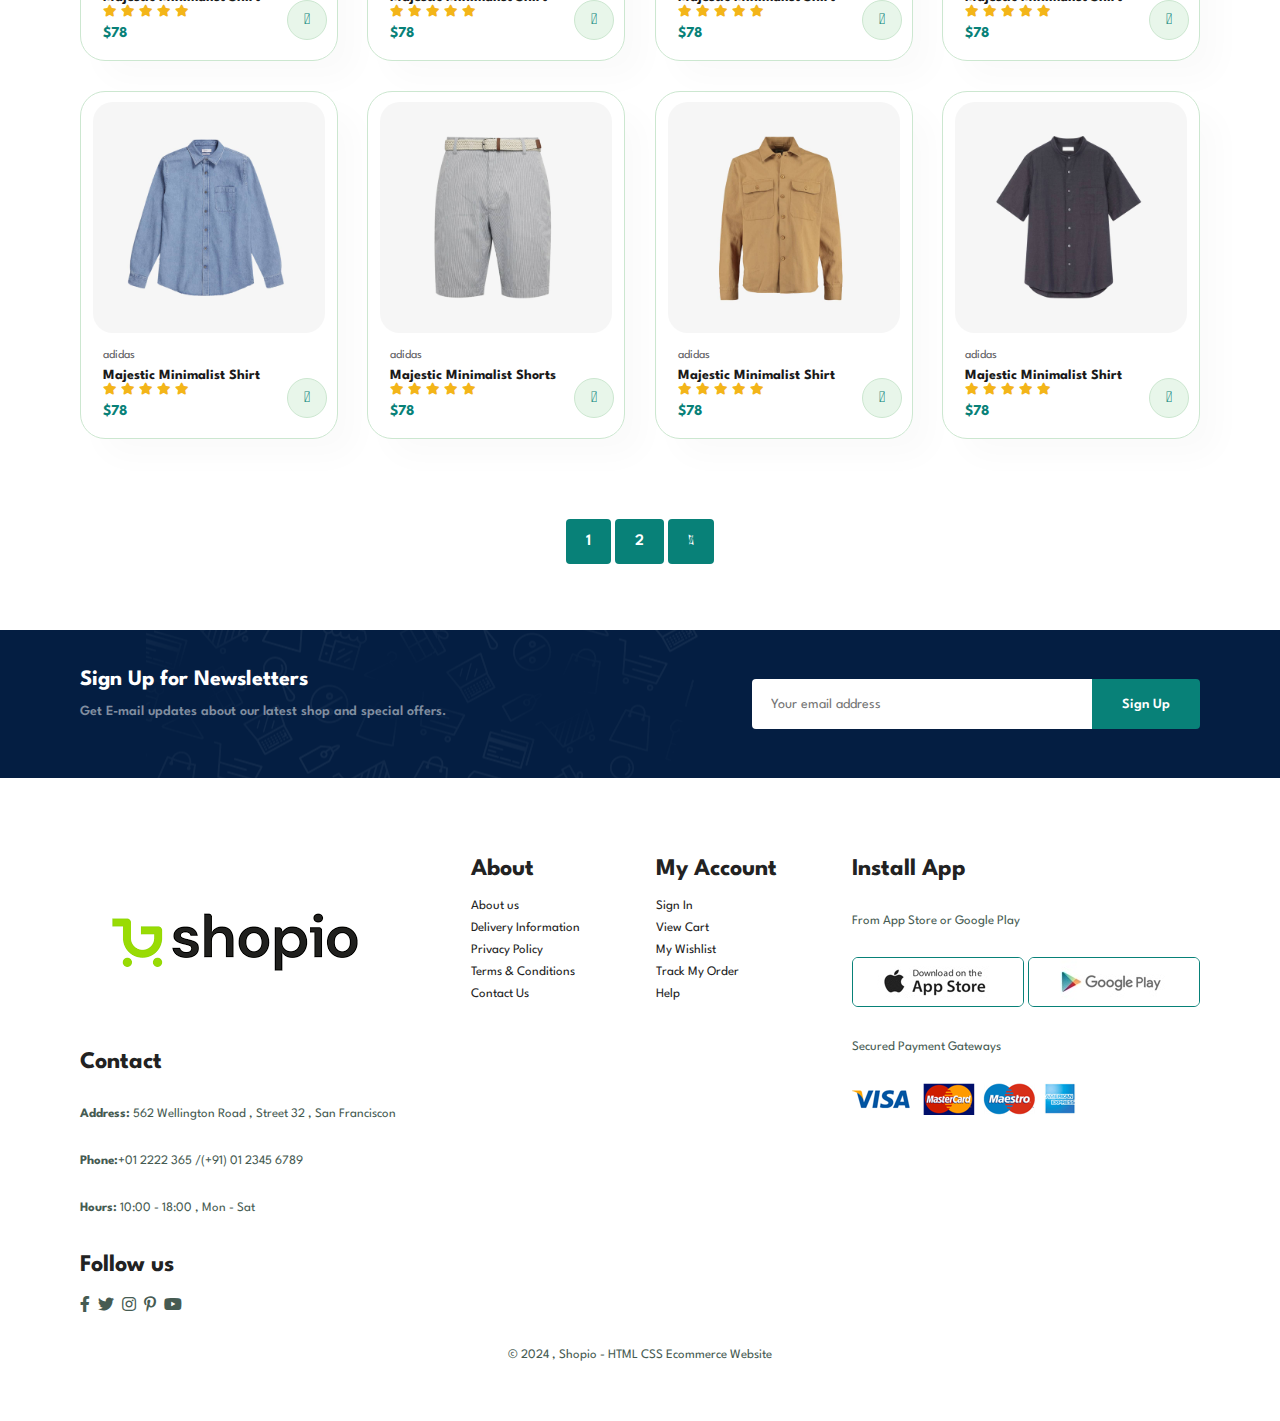
<file: Project2(Ecommerce website)/shop.html>
<!DOCTYPE html>
<html lang="en">

    <head>
        <meta charset="UTF-8">
        <meta http-equiv="X-UA-Compatible" content="IE=edge">
        <meta name="viewport" content="width=device-width, initial-scale=1.0">
        <title>Ecommerce website</title>
        <link rel="stylesheet" href="https://pro.fontawesome.com/releases/v5.10.0/css/all.css" />
        <link rel="stylesheet" href="https://use.fontawesome.com/releases/v5.15.4/css/all.css"/>
        <link rel="stylesheet" href="style.css">
    </head>

    <body>

        <section id="header">
            <a href="#"><img src="img/website logo.png" alt="" class="logo"></a>

            <div>
                <ul id="navbar">
                    <li><a href="index.html">Home</a></li>
                    <li><a href="shop.html" class="active">Shop</a></li>
                    <li><a href="blog.html">Blog</a></li>
                    <li><a href="about.html">About</a></li>
                    <li><a href="contact.html">Contact</a></li>
                    <li id="lg-bag"><a href="cart.html"><i class="fa fa-shopping-bag" aria-hidden="true"></i></a></li>
                    <a href="#" id="close"><i class="far fa-times"></i></a>
                </ul>
            </div>
            <div id="mobile">
                <a href="cart.html"><i class="fa fa-shopping-bag" aria-hidden="true"></i></a>
                <i id="bar" class="fas fa-outdent"></i>
            </div>
        </section>
        
        <section id="page-header">
            <h2>#stayhome</h2>
            <p>Save more with coupons & up to 70% off! </p>
        </section>

        <section id="product1" class="section-p1">
            <div class="pro-container">
                <div class="pro" onclick="window.location.href='sproduct.html';">
                    <img src="img/Product/f1.jpg" alt="">
                    <div class="des">
                        <span>adidas</span>
                        <h5>Cartoon Astronaut T-Shirts</h5>
                        <div class="star">
                            <i class="fas fa-star"></i>
                            <i class="fas fa-star"></i>
                            <i class="fas fa-star"></i>
                            <i class="fas fa-star"></i>
                            <i class="fas fa-star"></i>
                        </div>
                        <h4>$78</h4>
                    </div>
                    <a href="#"><i class="fal fa-shopping-cart cart"></i></a>
                </div>

                <div class="pro">
                    <img src="img/Product/f2.jpg" alt="">
                    <div class="des">
                        <span>adidas</span>
                        <h5>Cartoon Astronaut T-Shirts</h5>
                        <div class="star">
                            <i class="fas fa-star"></i>
                            <i class="fas fa-star"></i>
                            <i class="fas fa-star"></i>
                            <i class="fas fa-star"></i>
                            <i class="fas fa-star"></i>
                        </div>
                        <h4>$78</h4>
                    </div>
                    <a href="#"><i class="fal fa-shopping-cart cart"></i></a>
                </div>

                <div class="pro" >
                    <img src="img/Product/f3.jpg" alt="">
                    <div class="des">
                        <span>adidas</span>
                        <h5>Cartoon Astronaut T-Shirts</h5>
                        <div class="star">
                            <i class="fas fa-star"></i>
                            <i class="fas fa-star"></i>
                            <i class="fas fa-star"></i>
                            <i class="fas fa-star"></i>
                            <i class="fas fa-star"></i>
                        </div>
                        <h4>$78</h4>
                    </div>
                    <a href="#"><i class="fal fa-shopping-cart cart"></i></a>
                </div>

                <div class="pro">
                    <img src="img/Product/f4.jpg" alt="">
                    <div class="des">
                        <span>adidas</span>
                        <h5>Cartoon Astronaut T-Shirts</h5>
                        <div class="star">
                            <i class="fas fa-star"></i>
                            <i class="fas fa-star"></i>
                            <i class="fas fa-star"></i>
                            <i class="fas fa-star"></i>
                            <i class="fas fa-star"></i>
                        </div>
                        <h4>$78</h4>
                    </div>
                    <a href="#"><i class="fal fa-shopping-cart cart"></i></a>
                </div>

                <div class="pro">
                    <img src="img/Product/f5.jpg" alt="">
                    <div class="des">
                        <span>adidas</span>
                        <h5>Cartoon Astronaut T-Shirts</h5>
                        <div class="star">
                            <i class="fas fa-star"></i>
                            <i class="fas fa-star"></i>
                            <i class="fas fa-star"></i>
                            <i class="fas fa-star"></i>
                            <i class="fas fa-star"></i>
                        </div>
                        <h4>$78</h4>
                    </div>
                    <a href="#"><i class="fal fa-shopping-cart cart"></i></a>
                </div>

                <div class="pro">
                    <img src="img/Product/f6.jpg" alt="">
                    <div class="des">
                        <span>adidas</span>
                        <h5>Cartoon Astronaut Jackets</h5>
                        <div class="star">
                            <i class="fas fa-star"></i>
                            <i class="fas fa-star"></i>
                            <i class="fas fa-star"></i>
                            <i class="fas fa-star"></i>
                            <i class="fas fa-star"></i>
                        </div>
                        <h4>$78</h4>
                    </div>
                    <a href="#"><i class="fal fa-shopping-cart cart"></i></a>
                </div>

                <div class="pro">
                    <img src="img/Product/f7.jpg" alt="">
                    <div class="des">
                        <span>adidas</span>
                        <h5>Stylish Trousers</h5>
                        <div class="star">
                            <i class="fas fa-star"></i>
                            <i class="fas fa-star"></i>
                            <i class="fas fa-star"></i>
                            <i class="fas fa-star"></i>
                            <i class="fas fa-star"></i>
                        </div>
                        <h4>$78</h4>
                    </div>
                    <a href="#"><i class="fal fa-shopping-cart cart"></i></a>
                </div>

                <div class="pro" >
                    <img src="img/Product/f8.jpg" alt="">
                    <div class="des">
                        <span>adidas</span>
                        <h5>Unique Mega Tops</h5>
                        <div class="star">
                            <i class="fas fa-star"></i>
                            <i class="fas fa-star"></i>
                            <i class="fas fa-star"></i>
                            <i class="fas fa-star"></i>
                            <i class="fas fa-star"></i>
                        </div>
                        <h4>$78</h4>
                    </div>
                    <a href="#"><i class="fal fa-shopping-cart cart"></i></a>
                </div>

                <div class="pro">
                    <img src="img/Product/n1.jpg" alt="">
                    <div class="des">
                        <span>adidas</span>
                        <h5>Majestic Minimalist Shirt</h5>
                        <div class="star">
                            <i class="fas fa-star"></i>
                            <i class="fas fa-star"></i>
                            <i class="fas fa-star"></i>
                            <i class="fas fa-star"></i>
                            <i class="fas fa-star"></i>
                        </div>
                        <h4>$78</h4>
                    </div>
                    <a href="#"><i class="fal fa-shopping-cart cart"></i></a>
                </div>

                <div class="pro">
                    <img src="img/Product/n2.jpg" alt="">
                    <div class="des">
                        <span>adidas</span>
                        <h5>Majestic Minimalist Shirt</h5>
                        <div class="star">
                            <i class="fas fa-star"></i>
                            <i class="fas fa-star"></i>
                            <i class="fas fa-star"></i>
                            <i class="fas fa-star"></i>
                            <i class="fas fa-star"></i>
                        </div>
                        <h4>$78</h4>
                    </div>
                    <a href="#"><i class="fal fa-shopping-cart cart"></i></a>
                </div>

                <div class="pro">
                    <img src="img/Product/n3.jpg" alt="">
                    <div class="des">
                        <span>adidas</span>
                        <h5>Majestic Minimalist Shirt</h5>
                        <div class="star">
                            <i class="fas fa-star"></i>
                            <i class="fas fa-star"></i>
                            <i class="fas fa-star"></i>
                            <i class="fas fa-star"></i>
                            <i class="fas fa-star"></i>
                        </div>
                        <h4>$78</h4>
                    </div>
                    <a href="#"><i class="fal fa-shopping-cart cart"></i></a>
                </div>

                <div class="pro" >
                    <img src="img/Product/n4.jpg" alt="">
                    <div class="des">
                        <span>adidas</span>
                        <h5>Majestic Minimalist Shirt</h5>
                        <div class="star">
                            <i class="fas fa-star"></i>
                            <i class="fas fa-star"></i>
                            <i class="fas fa-star"></i>
                            <i class="fas fa-star"></i>
                            <i class="fas fa-star"></i>
                        </div>
                        <h4>$78</h4>
                    </div>
                    <a href="#"><i class="fal fa-shopping-cart cart"></i></a>
                </div>

                <div class="pro" >
                    <img src="img/Product/n5.jpg" alt="">
                    <div class="des">
                        <span>adidas</span>
                        <h5>Majestic Minimalist Shirt</h5>
                        <div class="star">
                            <i class="fas fa-star"></i>
                            <i class="fas fa-star"></i>
                            <i class="fas fa-star"></i>
                            <i class="fas fa-star"></i>
                            <i class="fas fa-star"></i>
                        </div>
                        <h4>$78</h4>
                    </div>
                    <a href="#"><i class="fal fa-shopping-cart cart"></i></a>
                </div>

                <div class="pro">
                    <img src="img/Product/n6.jpg" alt="">
                    <div class="des">
                        <span>adidas</span>
                        <h5>Majestic Minimalist Shorts</h5>
                        <div class="star">
                            <i class="fas fa-star"></i>
                            <i class="fas fa-star"></i>
                            <i class="fas fa-star"></i>
                            <i class="fas fa-star"></i>
                            <i class="fas fa-star"></i>
                        </div>
                        <h4>$78</h4>
                    </div>
                    <a href="#"><i class="fal fa-shopping-cart cart"></i></a>
                </div>

                <div class="pro">
                    <img src="img/Product/n7.jpg" alt="">
                    <div class="des">
                        <span>adidas</span>
                        <h5>Majestic Minimalist Shirt</h5>
                        <div class="star">
                            <i class="fas fa-star"></i>
                            <i class="fas fa-star"></i>
                            <i class="fas fa-star"></i>
                            <i class="fas fa-star"></i>
                            <i class="fas fa-star"></i>
                        </div>
                        <h4>$78</h4>
                    </div>
                    <a href="#"><i class="fal fa-shopping-cart cart"></i></a>
                </div>

                <div class="pro">
                    <img src="img/Product/n8.jpg" alt="">
                    <div class="des">
                        <span>adidas</span>
                        <h5>Majestic Minimalist Shirt</h5>
                        <div class="star">
                            <i class="fas fa-star"></i>
                            <i class="fas fa-star"></i>
                            <i class="fas fa-star"></i>
                            <i class="fas fa-star"></i>
                            <i class="fas fa-star"></i>
                        </div>
                        <h4>$78</h4>
                    </div>
                    <a href="#"><i class="fal fa-shopping-cart cart"></i></a>
                </div>

            </div>
        </section>

        <section id="pagination" class="section-p1">
            <a href="#">1</a>
            <a href="#">2</a>
            <a href="#"><i class="fal fa-long-arrow-alt-right"></i></a>
        </section>

        <section id="newsletter" class="section-p1 section-m1">
            <div class="newstext">
                <h4>Sign Up for Newsletters</h4>
                <p>Get E-mail updates about our latest shop and <span>special offers.</span></p>
            </div>
            <div class="form">
              <input type="text" placeholder="Your email address">
              <button class="normal">Sign Up</button>
            </div>
        </section>

        <footer class="section-p1">
            <div class="col">
                <img class="logo" src="img/website logo.png" alt="">
                <h4>Contact</h4>
                <p><strong>Address:</strong> 562 Wellington Road , Street 32 , San Franciscon</p>
                <p><strong>Phone:</strong>+01 2222 365 /(+91) 01 2345 6789</p>
                <p><strong>Hours:</strong> 10:00 - 18:00 , Mon - Sat</p>
                <div class="follow">
                    <h4>Follow us</h4>
                    <div class="icon">
                        <i class="fab fa-facebook-f"></i>
                        <i class="fab fa-twitter"></i>
                        <i class="fab fa-instagram"></i>
                        <i class="fab fa-pinterest-p"></i>
                        <i class="fab fa-youtube"></i>
                    </div>
                </div>
            </div>

            <div class="col">
                 <h4>About</h4>
                 <a href="#">About us</a>
                 <a href="#">Delivery Information</a>
                 <a href="#">Privacy Policy</a>
                 <a href="#">Terms & Conditions</a>
                 <a href="#">Contact Us</a>
            </div>

            <div class="col">
                <h4>My Account</h4>
                <a href="#">Sign In</a>
                <a href="#">View Cart</a>
                <a href="#">My Wishlist</a>
                <a href="#">Track My Order</a>
                <a href="#">Help</a>
           </div>

           <div class="col install">
              <h4>Install App</h4>
              <p>From App Store or Google Play</p>
              <div class="row">
                <img src="img/Pay/app.jpg" alt="">
                <img src="img/Pay/play.jpg" alt="">
              </div>
              <p>Secured Payment Gateways</p>
              <img src="img/Pay/pay.png" alt="">
           </div>

           <div class="copyright">
            <p>&copy; 2024 , Shopio - HTML CSS Ecommerce Website </p>
           </div>
        </footer>
        

        <script src="script.js"></script>
    </body>

</html>
</file>
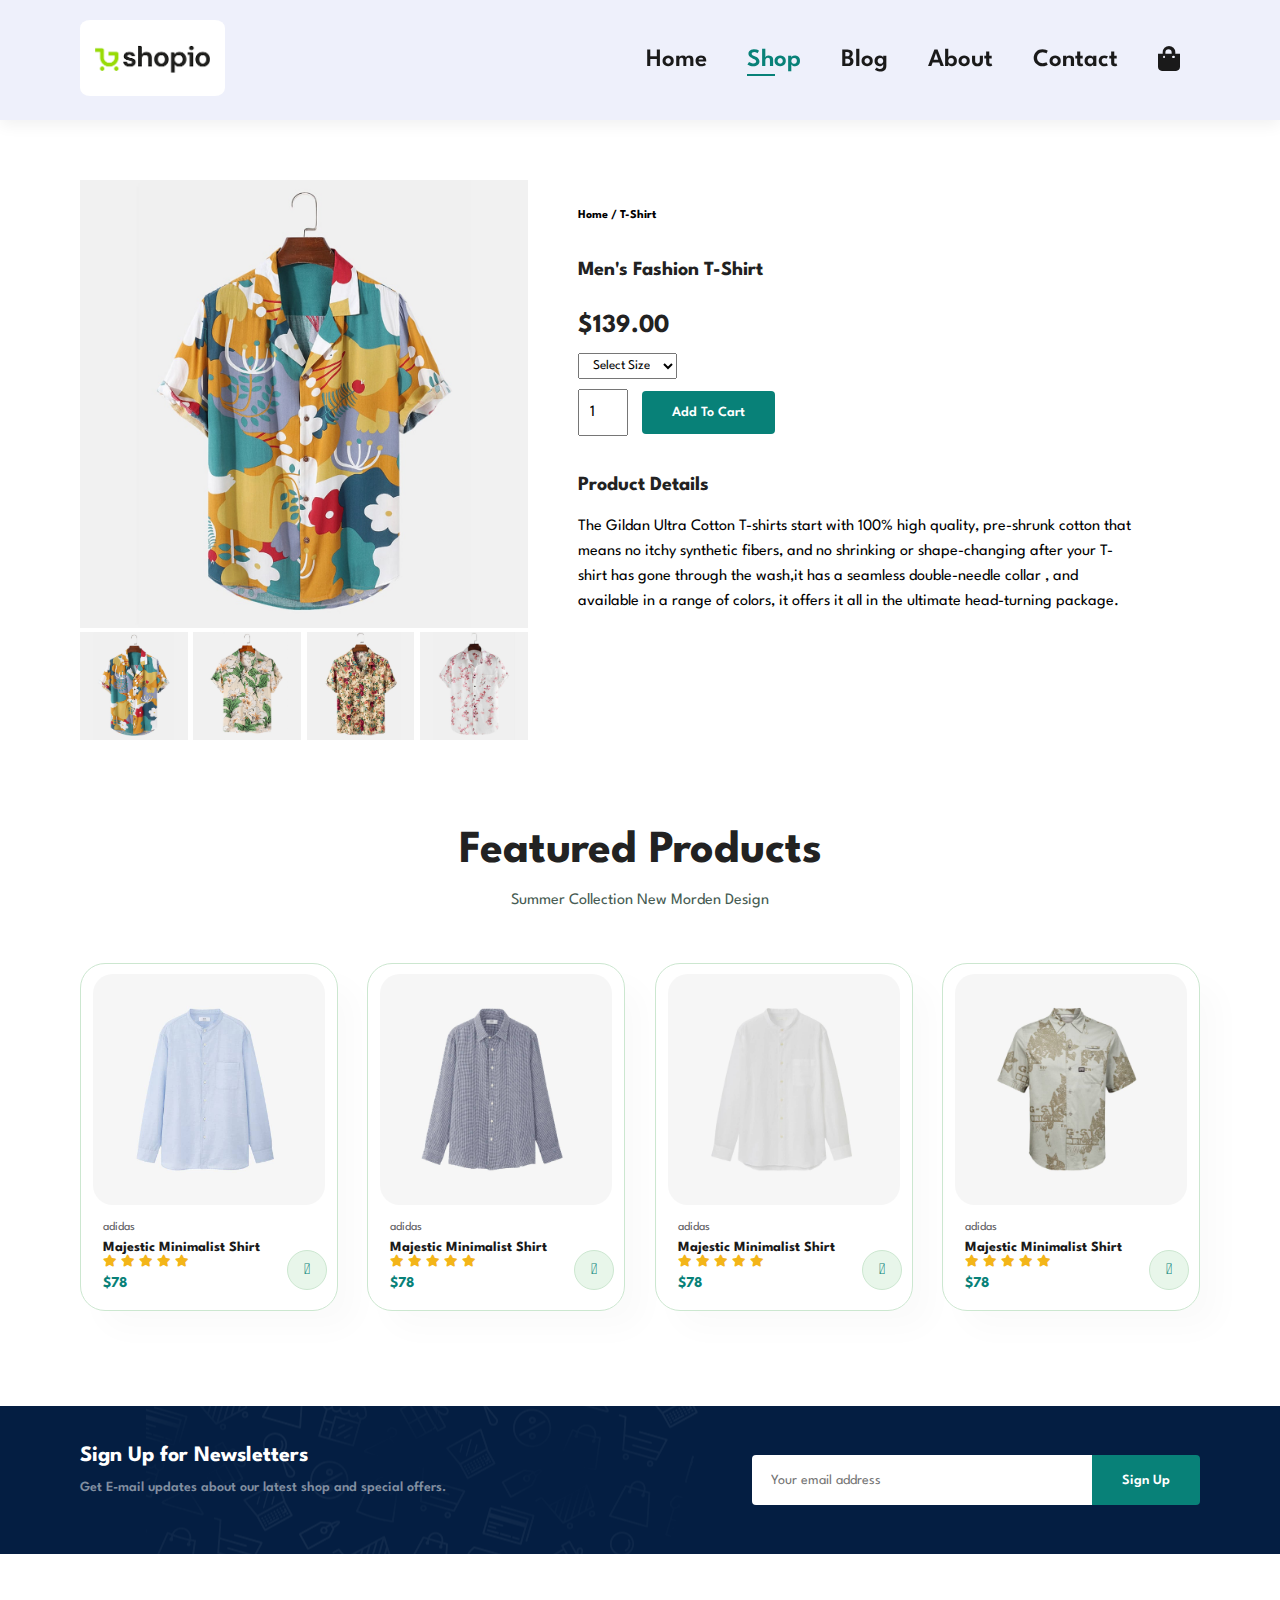
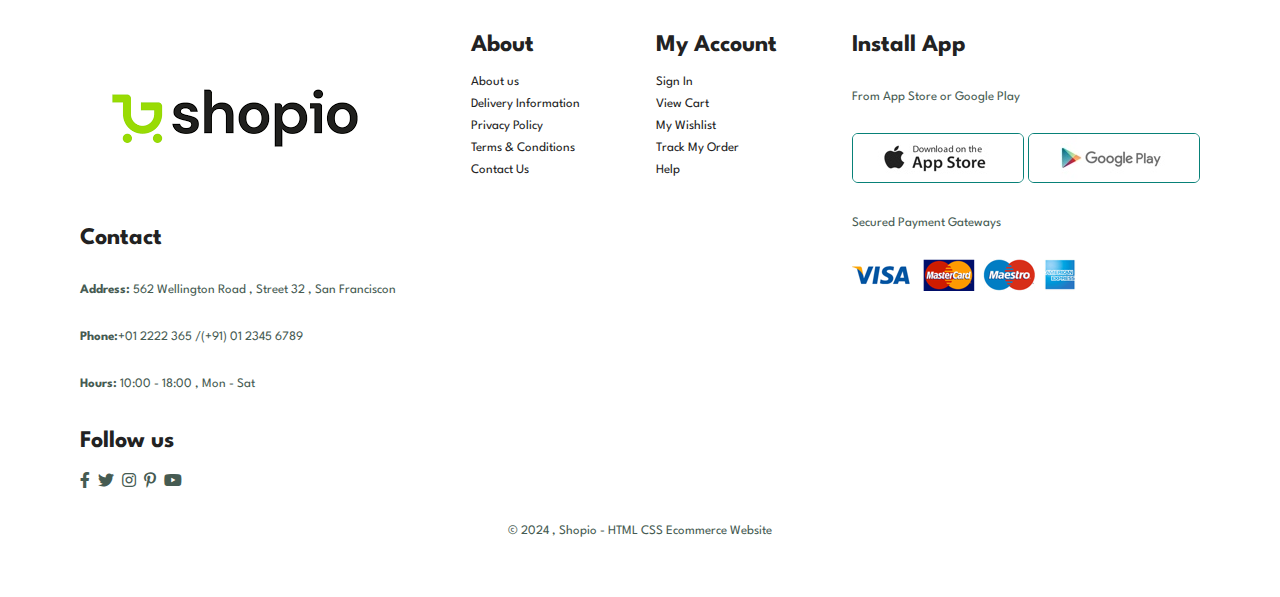
<file: Project2(Ecommerce website)/sproduct.html>
<!DOCTYPE html>
<html lang="en">

    <head>
        <meta charset="UTF-8">
        <meta http-equiv="X-UA-Compatible" content="IE=edge">
        <meta name="viewport" content="width=device-width, initial-scale=1.0">
        <title>Ecommerce website</title>
        <link rel="stylesheet" href="https://pro.fontawesome.com/releases/v5.10.0/css/all.css" />
        <link rel="stylesheet" href="https://use.fontawesome.com/releases/v5.15.4/css/all.css"/>
        <link rel="stylesheet" href="style.css">
    </head>

    <body>

        <section id="header">
            <a href="#"><img src="img/website logo.png" alt="" class="logo"></a>

            <div>
                <ul id="navbar">
                    <li><a href="index.html">Home</a></li>
                    <li><a href="shop.html" class="active">Shop</a></li>
                    <li><a href="blog.html">Blog</a></li>
                    <li><a href="about.html">About</a></li>
                    <li><a href="contact.html">Contact</a></li>
                    <li id="lg-bag"><a href="cart.html"><i class="fa fa-shopping-bag" aria-hidden="true"></i></a></li>
                    <a href="#" id="close"><i class="far fa-times"></i></a>
                </ul>
            </div>
            <div id="mobile">
                <a href="cart.html"><i class="fa fa-shopping-bag" aria-hidden="true"></i></a>
                <i id="bar" class="fas fa-outdent"></i>
            </div>
        </section>

        <section id="prodetails" class="section-p1">
            <div class="single-pro-image">
                <img src="img/Product/f1.jpg" width="100%" id="MainImg">
    
            <div class="small-img-group">
                <div class="small-img-col">
                    <img src="img/Product/f1.jpg" width="100%" class="small-img" alt="">
                </div>
    
                <div class="small-img-col">
                    <img src="img/Product/f2.jpg" width="100%" class="small-img" alt="">
                </div>
    
                <div class="small-img-col">
                    <img src="img/Product/f3.jpg" width="100%" class="small-img" alt="">
                </div>
    
                <div class="small-img-col">
                    <img src="img/Product/f4.jpg" width="100%" class="small-img" alt="">
                </div>
                </div>
            </div>
    
            <div class="single-pro-details">
                <h6>Home / T-Shirt</h6>
                <h4>Men's Fashion T-Shirt</h4>
                <h2>$139.00</h2>
                <select>
                    <option>Select Size</option>
                    <option>XL</option>
                    <option>XXL</option>
                    <option>Small</option>
                    <option>Large</option>
                </select>
    
                <input type="number" value="1">
                <button class="normal">Add To Cart</button>
                <h4>Product Details</h4>
                <span>The Gildan Ultra Cotton T-shirts start with 100% high quality, pre-shrunk cotton that means no itchy synthetic fibers, and no shrinking or shape-changing after your T-shirt has gone through the wash,it has a seamless double-needle collar , and available in a range of colors, it offers it all in the ultimate head-turning package.</span>
    
            </div>
        </section>

        <section id="product1" class="section-p1">
            <h2>Featured Products</h2>
            <p>Summer Collection New Morden Design</p>
            <div class="pro-container">
                <div class="pro">
                    <img src="img/Product/n1.jpg" alt="">
                    <div class="des">
                        <span>adidas</span>
                        <h5>Majestic Minimalist Shirt</h5>
                        <div class="star">
                            <i class="fas fa-star"></i>
                            <i class="fas fa-star"></i>
                            <i class="fas fa-star"></i>
                            <i class="fas fa-star"></i>
                            <i class="fas fa-star"></i>
                        </div>
                        <h4>$78</h4>
                    </div>
                    <a href="#"><i class="fal fa-shopping-cart cart"></i></a>
                </div>

                <div class="pro">
                    <img src="img/Product/n2.jpg" alt="">
                    <div class="des">
                        <span>adidas</span>
                        <h5>Majestic Minimalist Shirt</h5>
                        <div class="star">
                            <i class="fas fa-star"></i>
                            <i class="fas fa-star"></i>
                            <i class="fas fa-star"></i>
                            <i class="fas fa-star"></i>
                            <i class="fas fa-star"></i>
                        </div>
                        <h4>$78</h4>
                    </div>
                    <a href="#"><i class="fal fa-shopping-cart cart"></i></a>
                </div>

                <div class="pro">
                    <img src="img/Product/n3.jpg" alt="">
                    <div class="des">
                        <span>adidas</span>
                        <h5>Majestic Minimalist Shirt</h5>
                        <div class="star">
                            <i class="fas fa-star"></i>
                            <i class="fas fa-star"></i>
                            <i class="fas fa-star"></i>
                            <i class="fas fa-star"></i>
                            <i class="fas fa-star"></i>
                        </div>
                        <h4>$78</h4>
                    </div>
                    <a href="#"><i class="fal fa-shopping-cart cart"></i></a>
                </div>

                <div class="pro">
                    <img src="img/Product/n4.jpg" alt="">
                    <div class="des">
                        <span>adidas</span>
                        <h5>Majestic Minimalist Shirt</h5>
                        <div class="star">
                            <i class="fas fa-star"></i>
                            <i class="fas fa-star"></i>
                            <i class="fas fa-star"></i>
                            <i class="fas fa-star"></i>
                            <i class="fas fa-star"></i>
                        </div>
                        <h4>$78</h4>
                    </div>
                    <a href="#"><i class="fal fa-shopping-cart cart"></i></a>
                </div>

            </div>
        </section>

        <section id="newsletter" class="section-p1 section-m1">
            <div class="newstext">
                <h4>Sign Up for Newsletters</h4>
                <p>Get E-mail updates about our latest shop and <span>special offers.</span></p>
            </div>
            <div class="form">
              <input type="text" placeholder="Your email address">
              <button class="normal">Sign Up</button>
            </div>
        </section>

        <footer class="section-p1">
            <div class="col">
                <img class="logo" src="img/website logo.png" alt="">
                <h4>Contact</h4>
                <p><strong>Address:</strong> 562 Wellington Road , Street 32 , San Franciscon</p>
                <p><strong>Phone:</strong>+01 2222 365 /(+91) 01 2345 6789</p>
                <p><strong>Hours:</strong> 10:00 - 18:00 , Mon - Sat</p>
                <div class="follow">
                    <h4>Follow us</h4>
                    <div class="icon">
                        <i class="fab fa-facebook-f"></i>
                        <i class="fab fa-twitter"></i>
                        <i class="fab fa-instagram"></i>
                        <i class="fab fa-pinterest-p"></i>
                        <i class="fab fa-youtube"></i>
                    </div>
                </div>
            </div>

            <div class="col">
                 <h4>About</h4>
                 <a href="#">About us</a>
                 <a href="#">Delivery Information</a>
                 <a href="#">Privacy Policy</a>
                 <a href="#">Terms & Conditions</a>
                 <a href="#">Contact Us</a>
            </div>

            <div class="col">
                <h4>My Account</h4>
                <a href="#">Sign In</a>
                <a href="#">View Cart</a>
                <a href="#">My Wishlist</a>
                <a href="#">Track My Order</a>
                <a href="#">Help</a>
           </div>

           <div class="col install">
              <h4>Install App</h4>
              <p>From App Store or Google Play</p>
              <div class="row">
                <img src="img/Pay/app.jpg" alt="">
                <img src="img/Pay/play.jpg" alt="">
              </div>
              <p>Secured Payment Gateways</p>
              <img src="img/Pay/pay.png" alt="">
           </div>

           <div class="copyright">
            <p>&copy; 2024 , Shopio - HTML CSS Ecommerce Website </p>
           </div>
        </footer>

        <script>
            var MainImg = document.getElementById("MainImg");
      var Smallimg = document.getElementsByClassName("small-img");

      Smallimg[0].onclick = function(){
        MainImg.src = Smallimg[0].src;
      }

      Smallimg[1].onclick = function(){
        MainImg.src = Smallimg[1].src;
      }

      Smallimg[2].onclick = function(){
        MainImg.src = Smallimg[2].src;
      }

      Smallimg[3].onclick = function(){
        MainImg.src = Smallimg[3].src;
      }
        </script>
        

        <script src="script.js"></script>
    </body>

</html>
</file>
<file: Project1(Basic Calculator)/styles.css>
*{
    margin: 0;
    padding: 0;
    box-sizing: border-box;
    font-family: 'Poppins' , 'sans-serif';
}

.container{
    width:100%;
    height:100vh;
    background: #e3f9ff;
    display: flex;
    justify-content: center;
    align-items: center;
}
.calculator{
    background: #3a4452;
    padding: 20px;
    border-radius: 10px;
}
.calculator form input{
    border: 0;
    outline: 0;
    width: 60px;
    height: 60px;
    border-radius: 10px;
    box-shadow: -8px -8px 15px rgba(255, 255, 255, 0.1), 5px 5px 15px rgba(0, 0, 0, 0.2);
    background: transparent;
    font-size: 20px;
    color: white;
    cursor: pointer;
    margin: 10px;
}

form .display{
    display: flex;
    justify-content: flex-end;
    margin: 20px 0;
}
form .display input{
    text-align: right;
    flex: 1;
    font-size: 45px;
    box-shadow: none;
}
form input.equal{
    width: 145px;
}
form input.operator{
    color: #33ffd8;
}
</file>
<file: Project2(Ecommerce website)/style.css>
@import url("https://fonts.googleapis.com/css2?family=Spartan:wght@100;200;300;400;500;600;700;800;900&display=swap");
* {
  margin: 0;
  padding: 0;
  box-sizing: border-box;
  font-family: "Spartan", sans-serif;
}

html {
  scroll-behavior: smooth;
}

/* Global Styles */

h1 {
  font-size: 50px;
  line-height: 64px;
  color: #222;
}

h2 {
  font-size: 46px;
  line-height: 54px;
  color: #222;
}

h4 {
  font-size: 20px;
  color: #222;
}

h6 {
  font-weight: 700;
  font-size: 12px;
}

p {
  font-size: 16px;
  color: #465b52;
  margin: 15px 0 20px 0;
}

.section-p1 {
  padding: 40px 80px;
}

.section-m1 {
  margin: 40px 0;
}

button.normal{
  font-size: 14px;
  font-weight: 600;
  padding: 15px 30px;
  color: #000;
  background-color: #fff;
  border-radius: 4px;
  cursor: pointer;
  border: none;
  outline: none;
  transition: 0.2s;
}

button.white{
  font-size: 13px;
  font-weight: 600;
  padding: 11px 18px;
  color: #fff;
  background-color: transparent;
  cursor: pointer;
  border: 1px solid #fff;
  outline: none;
  transition: 0.2s;
}

body {
  width: 100%;
}

/* Header Start */
#header{
    display: flex;
    align-items: center;
    justify-content: space-between ;
    padding: 20px 80px;
    background-color: #eef0fb;
    box-shadow: 0 5px 15px rgba(0, 0, 0, 0.06);
    z-index: 999;
    position: sticky;
    top: 0;
    left: 0;
}

#navbar{
    display: flex;
    align-items: center;
    justify-content: center;
}

#navbar li{
    list-style: none;
    padding: 0 20px;
    position: relative;
}

#navbar li a{
    text-decoration:none;
    font-size: 25px;
    font-weight: 600;
    color: #1a1a1a;
    transition: 0.3s ease;
}

 #header{
   height: 120px;
   width: 100%;
}

#header a img.logo{
    height: 80px;
    padding-top: 2px;
    padding-bottom: 2px;
    border-radius: 10px;
}

#navbar li a:hover,
#navbar li a.active{
   color: #088178;
}

#navbar li a.active::after,
#navbar li a:hover::after{
    content: "";
    width: 30%;
    height: 2px;
    background: #088178 ;
    position: absolute;
    bottom: -4px;
    left: 20px;
}

#mobile{
  display: none;
  align-items: center;
}

#close{
  display: none;
}
/* Home page */
#hero{
  background-image: url("hero3.png");
  height: 90vh;
  width: 100%;
  background-position: top 25% right 0%;
  background-size: cover;
  padding: 0 80px;
  display: flex;
  flex-direction: column;
  align-items: flex-start;
  justify-content: center;
}

#hero h4{
  padding-bottom: 15px;
}

#hero h1{
  color: #088178;
}

#hero button{
  background-image: url("button.png");
  background-color: transparent;
  color: #088178;
  border: 0;
  padding: 14px 80px 14px 65px;
  background-repeat: no-repeat;
  cursor: pointer;
  font-weight: 700;
  font-size: 15px;
}

#feature{
  display: flex;
  align-items: center;
  justify-content: space-between;
  flex-wrap: wrap;
}

#feature .fe-box{
  width: 180px;
  text-align: center;
  padding: 25px 15px;
  box-shadow: 30px 30px 44px rgba(0, 0, 0, 0.03);
  border: 1px solid #cce7d0;
  border-radius: 4px;
  margin: 15px;
}
#feature .fe-box:hover{
  box-shadow: 20px 20px 64px rgba(72, 62, 221, 0.1);
}

#feature .fe-box img{
      width: 100%;
      margin-bottom: 10px;
}


#feature .fe-box h6{
  display: inline-block;
  padding: 9px 8px 6px 8px;
  line-height: 1;
  border-radius: 4px;
  color: #088178;
  background-color: #fddde4;
}

#feature .fe-box:nth-child(2) h6{
     background-color: #cdebbc;
}
#feature .fe-box:nth-child(3) h6{
  background-color: #d1e8f2;
}
#feature .fe-box:nth-child(4) h6{
  background-color: #cdd4f8;
}
#feature .fe-box:nth-child(5) h6{
  background-color: #f6dbf6;
}
#feature .fe-box:nth-child(6) h6{
  background-color: #fff2ef;
}

#product1{
  text-align: center;
}

#product1 .pro-container{
  display: flex;
  justify-content: space-between;
  padding-top: 20px;
  flex-wrap: wrap;
}

#product1 .pro{
  width: 23%;
  min-width: 250px;
  padding: 10px 12px;
  border: 1px solid #cce7d0;
  border-radius: 25px;
  cursor: pointer;
  box-shadow: 20px 20px 30px rgba(0, 0, 0, 0.02);
  margin: 15px 0;
  transition: 0.2s ease;
  position: relative;
}

#product1 .pro:hover{
  box-shadow: 20px 20px 30px rgba(0, 0, 0, 0.06);
}

#product1 .pro img{
  width: 100%;
  border-radius: 20px;
}
#product1 .pro .des{
  text-align: start;
  padding: 10px;

}

#product1 .pro .des span{
   color: #606063;
   font-size: 12px;
}

#product1 .pro .des h5{
  padding-top: 7px;
  color: #1a1a1a;
  font-size: 14px;
}
#product1 .pro .des i{
  font-size: 12px;
  color: rgb(243, 181, 25);
}

#product1 .pro .des h4{
  padding-top: 7px;
  font-size: 15px;
  font-weight: 700;
  color: #088178;
}

#product1 .pro .cart{
  width: 40px;
  height: 40px;
  line-height: 40px;
  border-radius: 50px;
  background-color: #e8f6ea;
  font-weight: 500;
  color: #088178;
  border: 1px solid #cce7d0;
  position: absolute;
  bottom: 20px;
  right: 10px;
}

#banner{
  display: flex;
  flex-direction: column;
  justify-content: center;
  align-items: center;
  text-align: center;
  background-image: url("img/Banner/b2.jpg");
  width: 100%;
  height: 40vh;
  background-size: cover;
  background-position: center;
}

#banner h4{
  color: #fff;
  font-size: 16px;
}

#banner h2{
  color: #fff;
  font-size: 30px;
  padding: 10px 0;
}

#banner h2 span{
  color: #ef3636;
}

#banner button:hover{
  background-color: #088178;
  color: #fff;
}

#sm-banner{
  display: flex;
  justify-content: space-between;
  flex-wrap: wrap;
}

#sm-banner .banner-box{
  display: flex;
  flex-direction: column;
  justify-content: center;
  align-items: flex-start;
  background-image: url("img/Banner/b17.jpg");
  min-width: 660px;
  height: 50vh;
  background-size: cover;
  background-position: center;
  padding: 30px;
}

#sm-banner .banner-box2{
  background-image: url("img/Banner/b10.jpg");
}

#sm-banner h4{
  color: #fff;
  font-size: 20px;
  font-weight: 300;
}

#sm-banner h2{
  color: #fff;
  font-size: 28px;
  font-weight: 800;
}

#sm-banner span{
  color: #fff;
  font-size: 14px;
  font-weight: 500;
  padding-bottom: 15px;
}

#sm-banner .banner-box:hover button{
  background: #088178;
  border: 1px solid #088178;
}

#banner3{
  display: flex;
  justify-content: space-between;
  flex-wrap: wrap;
  padding: 0 80px;
}

#banner3  .banner-box{
  display: flex;
  flex-direction: column;
  justify-content: center;
  align-items: flex-start;
  background-image: url("img/Banner/b7.jpg");
  min-width: 30%;
  height: 30vh;
  background-size: cover;
  background-position: center;
  padding: 20px;
  margin-bottom: 20px;
}

#banner3  .banner-box2{
  background-image: url("img/Banner/b4.jpg");
}

#banner3  .banner-box3{
  background-image: url("img/Banner/b18.jpg");
}

#banner3 h2{
  color: #fff;
  font-weight: 900;
  font-size: 22px;
}

#banner3 h3{
  color: #ec544e;
  font-weight: 800;
  font-size: 15px;
}

#newsletter{
  display: flex;
  justify-content: space-between;
  flex-wrap: wrap;
  align-items: center;
  background-image: url("img/Banner/b14.png");
  background-repeat: no-repeat;
  background-position: 20% 30%;
  background-color: #041e42;
}

#newsletter h4{
  font-size: 22px;
  font-weight: 700;
  color: #fff;
}

#newsletter p{
  font-size: 14px;
  font-weight: 600;
  color: #818ea0;
}

#newsletter h4 span{
  color: #ffbd27;
}

#newsletter .form{
  display: flex;
  width: 40%;
}

#newsletter input{
  height: 3.125rem;
  padding: 0 1.25em;
  font-size: 14px;
  width: 100%;
  border: 1px solid transparent;
  border-radius: 4px;
  outline: none;
  border-top-right-radius: 0;
  border-bottom-right-radius: 0;
}

#newsletter button{
  background-color: #088178;
  color: #fff;
  white-space: nowrap;
  border-top-left-radius: 0;
  border-bottom-left-radius: 0;
}

footer{
  display: flex;
  flex-wrap: wrap;
  justify-content: space-between;
}

footer .col{
  display: flex;
  flex-direction: column;
  align-items: flex-start;
  margin-bottom: 20px;
}

footer .logo{
  margin-bottom: 30px;
}

footer h4{
  font-size: 24px;
  padding-bottom: 20px;
}

footer p{
  font-size: 13px;
  padding-bottom: 0 0 8px 0;
}

footer a{
  font-size: 13px;
  text-decoration: none;
  color: #222;
  margin-bottom: 10px;
}

footer .follow{
  margin-top: 20px;
}

footer .follow i{
  color: #465b52;
  padding-right: 4px;
  cursor: pointer;
}

footer .install .row img{
    border: 1px solid #088178;
    border-radius: 6px;
}


footer .install img{
  margin: 10px 0 15px 0;
}

footer .follow i:hover,
footer a:hover{
  color: #088178;
}

footer .copyright{
  width: 100%;
  text-align: center;
}

/* Shop Page */
#page-header{
  background-image: url("img/Banner/b1.jpg");
  width: 100%;
  height: 40vh;
  background-size: cover;
  display: flex;
  justify-content: center;
  text-align: center;
  flex-direction: column;
  padding: 14px;
}

#page-header h2,
#page-header p{
   color: #fff;
}

#pagination{
  text-align: center;
}

#pagination a{
  text-decoration: none;
  background-color: #088178;
  padding: 15px 20px;
  border-radius: 4px;
  color: #fff;
  font-weight: 600;
}

#pagination a i{
  font-size: 16px;
  font-weight: 600;
}

/* Single Product */
#prodetails{
  display: flex;
  margin-top: 20px;
}

#prodetails .single-pro-image{
  width: 40%;
  margin-right: 50px;
}

.small-img-group{
  display: flex;
  justify-content: space-between;
}

.small-img-col{
  flex-basis: 24%;
  cursor: pointer;
}

#prodetails .single-pro-details{
  width:50%;
  padding-top: 30px;
}

#prodetails .single-pro-details h4{
  padding: 40px 0 20px 0;
}

#prodetails .single-pro-details h2{
  font-size: 26px;
}

#prodetails .single-pro-details select{
  display: block;
  padding:5px 10px;
  margin-bottom: 10px;
}

#prodetails .single-pro-details input{
  width: 50px;
  height: 47px;
  padding-left: 10px;
  font-size: 16px;
  margin-right: 10px;
}

#prodetails .single-pro-details input:focus{
   outline: none;
}

#prodetails .single-pro-details button{
  background-color: #088178;
  color: #fff;
}

#prodetails .single-pro-details span{
  line-height: 25px;

}

/* Blog Page */
#page-header.blog-header{
  background-image: url("img/Banner/b19.jpg");
}

#blog{
  padding: 150px 150px 0 150px;
}

#blog .blog-box{
   display: flex;
   align-items: center;
   width: 100%;
   position: relative;
   padding-bottom: 90px;
}

#blog .blog-img{
  width: 50%;
  margin-right: 40px;
}

#blog img{
   width: 100%;
   height: 300px;
   object-fit: cover;
}

#blog .blog-details{
  width: 50%;
}

#blog .blog-details a{
  text-decoration: none;
  font-size: 11px;
  color: #000;
  font-weight: 700;
  position: relative;
  transition: 0.3s;
}

#blog .blog-details a::after{
   content: "";
   width: 50px;
   height: 1px;
   background-color: #000;
   position: absolute;
   top: 4px;
   right: -60px;
}

#blog .blog-details a:hover{
  color: #088178;
}

#blog .blog-details a:hover::after{
  background-color: #088178;
}

#blog .blog-box h1{
  position: absolute;
  top:-40px;
  left: 0;
  font-size: 70px;
  font-weight: 700;
  color: #c9cbce;
  /* we want to place the heading underneath  */
  z-index: -9;
}

/* About page */
#page-header.about-header{
  background-image: url("img/About/banner.png");
}

#about-head{
   display: flex;
   align-items: center;
}

#about-head img{
  width: 50%;
  height: auto;
}

#about-head div{
  padding-left: 40px;
}

#about-app{
  text-align: center;
}

#about-app .video{
  width: 70%;
  height: 100%;
  margin: 30px auto 0 auto;
}

#about-app .video video{
  width: 100%;
  height: 100%;
  border-radius:20px;
}

/* Starting media query */
@media(max-width:799px){
  .section-p1{
    padding: 40px 40px;
  }
  #navbar{
    display: flex;
    flex-direction: column;
    align-items: flex-start;
    justify-content: flex-start;
    position: fixed;
    top: 0;
    right: -300px;
    height: 100vh;
    width: 300px;
    background-color: #E3E6F3;
    box-shadow: 0 40px 60px rgba(0, 0, 0, 0.1);
    padding: 88px 0 0 10px;
    transition: 0.3s ;
  }
  
  #navbar.active{
    right: 0px;
  }

  #navbar li{
    margin-bottom: 25px;
  }

  #mobile{
    display: flex;
    align-items: center;
  }
  
  #mobile i{
    color: #1a1a1a;
    font-size: 24px;
    padding-left:20px ;
  }

  #close{
    display: initial;
    position: absolute;
    top: 30px;
    left: 30px;
    color: #222;
    font-size: 24px;
  }

  #lg-bag{
    /* to remove the shopping bag */
    display: none;
  }

  #hero {
    height: 70vh;
    padding: 0 80px;
    background-position: top 30% right 30%;
}

  
#feature {
  justify-content: center;
}
  
#feature .fe-box {
  margin: 15px 15px;
}


#product1 .pro-container {
  justify-content: center;
}

#product1 .pro {
  /* margin 15px from everywhere */
  margin: 15px ;
}


#banner {
  height: 20vh;
}

#sm-banner .banner-box {
  min-width: 100%;
  height: 30vh;
}

#banner3 {
  padding: 0 40px;
}

#banner3 .banner-box {
  min-width: 28%;
}

#newsletter .form {
  width: 70%;
}
}

@media(max-width:477px){
  .section-p1{
    padding: 20px;
  }

  #header{
    padding: 10px 30px;
  }
  
  h1{
    font-size: 38px;
  }

  h2{
    font-size: 32px;
  }

  #hero{
    padding: 0 20px;
    background-position: 55%;
  }
   
  #feature{
    justify-content: space-between;
  }

  #feature .fe-box{
    width: 155px;
    margin: 0 0 15px 0 ;
  }
  
  #product1.pro{
    width: 100%;
  }

  #banner{
    height: 40vh;
  }

  #sm-banner .banner-box{
    height: 40vh;
  }

  #sm-banner .banner-box2{
    margin-top: 20px;
  }

  #banner3{
    padding: 0 20px;
  }

  #banner3 .banner-box{
    width: 100%;
  }
  
  #newsletter{
    padding: 40px 20px;
  }

  #newsletter .form{
    width: 100%;
  }

  footer .copyright{
    text-align: start;
  }

  /* Single Product */
   #prodetails{
    display:flex;
    flex-direction: column;
   }

   #prodetails .single-pro-image{
    width:100%;
    margin-right: 0px;
   }

   #prodetails .single-pro-details{
    width: 50%;
   }

   /* Block page */

    #blog{
     padding: 100px 20px 0 20px;
   }

   #blog .blog-box{
    display: flex;
    flex-direction: column;
    align-items: flex-start;
   }
  
   #blog  .blog-img{
    width: 100%;
    margin-right: 0px;
    margin-bottom: 30px;
   }

   #blog .blog-details{
    width: 100%;
   } */

   /* About page */

   #about-head{
    flex-direction: column;
   }

   #about-head img{
    width: 100%;
    margin-bottom: 20px;
   }

   #about-head div{
    padding-left: 0px;
   }

   #about-head .video{
    width: 100%;
    height: 100%;
    margin: 30px auto 0 auto;
   }
}
</file>
<file: Project3(To Do List)/style.css>
*{
    margin: 0;
    padding: 0;
    font-family: 'Poppins', sans-serif;
    box-sizing: border-box;
}

.container{
    width: 100%;
    min-height: 100vh;
    background: linear-gradient(135deg , #153677 , #4e085f);
    padding: 10px ;
}

.todo-app{
    width: 100%;
    max-width: 540px;
    background: #fff;
    margin: 100px auto 20px;
    padding: 40px 30px 70px;
    border-radius: 10px;
    display: flex;
    flex-direction: column;
    justify-content: space-between;
}

.todo-app h2{
    color: #002765;
    display: inline;
    align-items: center;
    margin-bottom: 20px;
}

.todo-app h2 img{
    width: 30px;
    margin-left: 10px;
}

.row{
    display: flex;
    align-items: center;
    justify-content: space-between;
    background: #edeef0;
    border-radius: 20px;
    padding-left: 20px;
    margin-bottom: 25px;
}

input{
    flex: 1;
    border: none;
    outline: none;
    background: transparent;
    padding: 10px;
}

button{
    border: none;
    outline: none;
    padding: 16px 50px;
    background: #ff5945;
    color: #fff;
    font-size: 16px;
    cursor: pointer;
    border-radius: 40px;
}

ul li{
    list-style: none;
    font-size: 17px;
    padding: 12px 8px 12px 50px;
    user-select: none;
    cursor: pointer;
    position: relative;
}

ul li::before{
    content: '';
    position: absolute;
    height: 28px;
    width: 28px;
    border-radius: 50%;
    background-image: url(image/image/unchecked.png);
    background-size: cover;
    background-position: center;
    top: 12px;
    left: 8px;
}

ul li .checked{
    color: #555;
    text-decoration: line-through;
}

ul li .checked::before{
    background-image: url(image/image/checked.png);
}

ul li span{
    position: absolute;
    right: 0;
    top: 5px;
    width: 40px;
    height: 40px;
    font-size: 22px;
    color: #555;
    line-height: 40px;
    text-align: center;
    border-radius: 50%;
}

ul li span:hover{
    background: #edeef0;
}
</file>
<file: Project4(Connect 4 Game)/connect.css>
body {
    font-family: Arial, Helvetica, sans-serif;
    text-align: center;
}

#board {
    height: 540px;
    width: 630px;
    background-color: blue;
    border: 10px solid navy;
    
    margin: 0 auto;
    display: flex;
    flex-wrap: wrap;
}

.tile {
    height: 70px;
    width: 70px;
    margin: 5px;

    /* Circle */
    background-color: white;
    border-radius: 50%;
    border: 5px solid navy;
}

.red-piece {
    background-color: red;
}

.yellow-piece {
    background-color: yellow;
}
</file>
